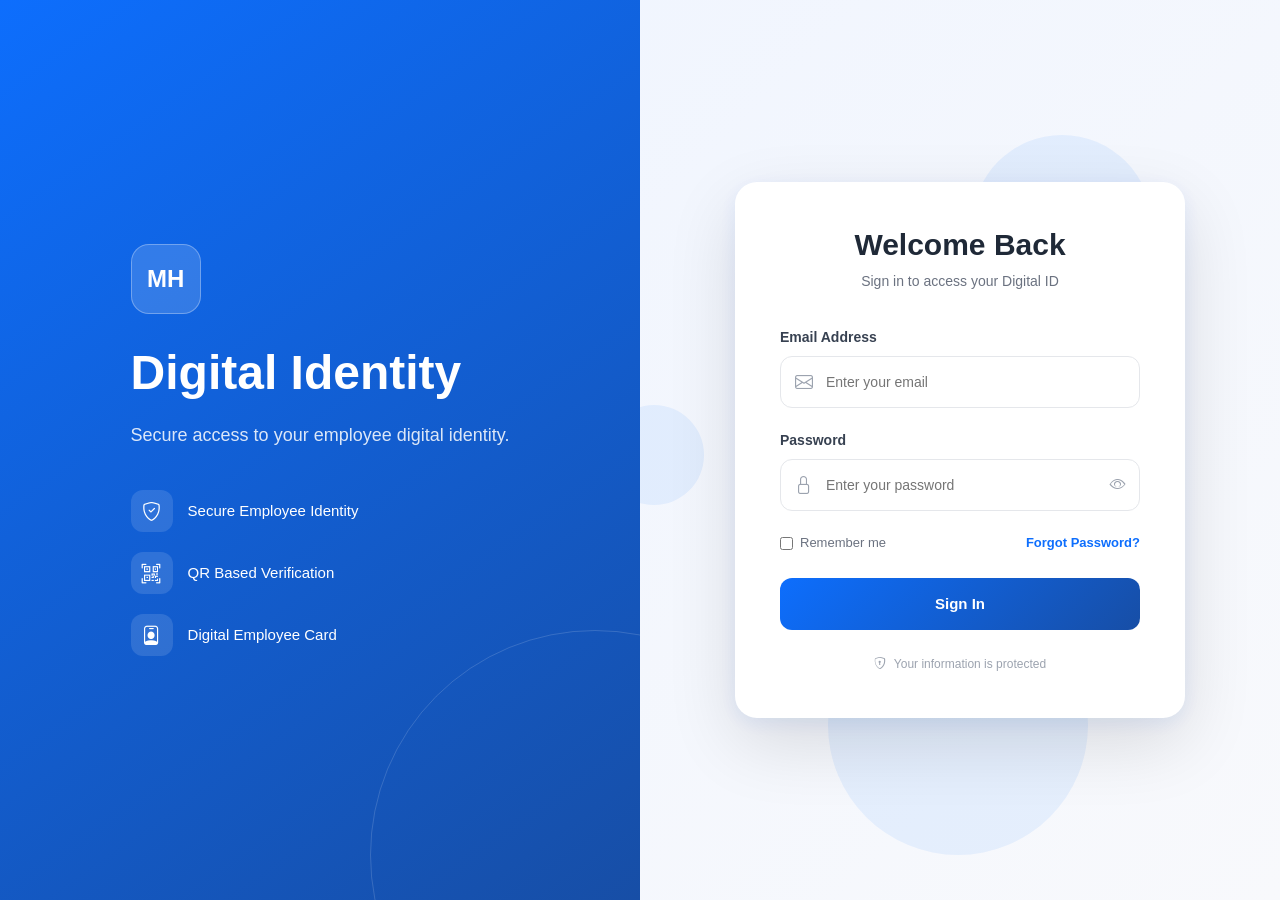
<file: frontend/index.html>
<!DOCTYPE html>
<html lang="en">

<head>

    <meta charset="UTF-8">

    <meta
        name="viewport"
        content="width=device-width, initial-scale=1.0"
    >

    <title>MH Digital ID | Login</title>

    <!-- Bootstrap -->
    <link
        href="https://cdn.jsdelivr.net/npm/bootstrap@5.3.3/dist/css/bootstrap.min.css"
        rel="stylesheet"
    >

    <!-- Bootstrap Icons -->
    <link
        rel="stylesheet"
        href="https://cdn.jsdelivr.net/npm/bootstrap-icons@1.11.3/font/bootstrap-icons.min.css"
    >

    <!-- Custom CSS -->
    <link
        rel="stylesheet"
        href="css/style.css"
    >

</head>


<body>


<!-- Animated Background -->

<div class="background-animation">

    <span></span>
    <span></span>
    <span></span>
    <span></span>
    <span></span>

</div>


<div class="login-wrapper">


    <!-- Left Section -->

    <div class="welcome-section">

        <div class="welcome-content">

            <div class="company-logo">
                MH
            </div>


            <h1>
                Digital Identity
            </h1>


            <p>
                Secure access to your employee
                digital identity.
            </p>


            <div class="feature-list">

                <div class="feature-item">

                    <i class="bi bi-shield-check"></i>

                    <span>
                        Secure Employee Identity
                    </span>

                </div>


                <div class="feature-item">

                    <i class="bi bi-qr-code-scan"></i>

                    <span>
                        QR Based Verification
                    </span>

                </div>


                <div class="feature-item">

                    <i class="bi bi-person-badge"></i>

                    <span>
                        Digital Employee Card
                    </span>

                </div>

            </div>

        </div>

    </div>


    <!-- Login Section -->

    <div class="login-section">


        <div class="login-card">


            <!-- Header -->

            <div class="login-header">

                <div class="mobile-logo">
                    MH
                </div>

                <h2>
                    Welcome Back
                </h2>

                <p>
                    Sign in to access your Digital ID
                </p>

            </div>


            <!-- Login Form -->

            <form id="loginForm">


                <!-- Email -->

                <div class="input-group-custom">

                    <label for="email">
                        Email Address
                    </label>

                    <div class="input-wrapper">

                        <i class="bi bi-envelope"></i>

                        <input
                            type="email"
                            id="email"
                            placeholder="Enter your email"
                            required
                        >

                    </div>

                </div>


                <!-- Password -->

                <div class="input-group-custom">

                    <label for="password">
                        Password
                    </label>

                    <div class="input-wrapper">

                        <i class="bi bi-lock"></i>

                        <input
                            type="password"
                            id="password"
                            placeholder="Enter your password"
                            required
                        >

                        <button
                            type="button"
                            id="togglePassword"
                            class="password-toggle"
                        >

                            <i
                                class="bi bi-eye"
                                id="eyeIcon"
                            ></i>

                        </button>

                    </div>

                </div>


                <!-- Remember -->

                <div class="login-options">

                    <label class="remember-me">

                        <input
                            type="checkbox"
                            id="rememberMe"
                        >

                        <span>
                            Remember me
                        </span>

                    </label>


                    <a href="#">
                        Forgot Password?
                    </a>

                </div>


                <!-- Error / Success -->

                <div
                    id="loginMessage"
                    class="login-message"
                ></div>


                <!-- Login Button -->

                <button
                    type="submit"
                    id="loginButton"
                    class="login-button"
                >

                    <span id="buttonText">
                        Sign In
                    </span>

                    <span
                        id="buttonLoader"
                        class="spinner-border spinner-border-sm d-none"
                    ></span>

                </button>


            </form>


            <div class="security-note">

                <i class="bi bi-shield-lock"></i>

                <span>
                    Your information is protected
                </span>

            </div>


        </div>

    </div>

</div>


<script src="js/script.js"></script>

</body>

</html>
</file>
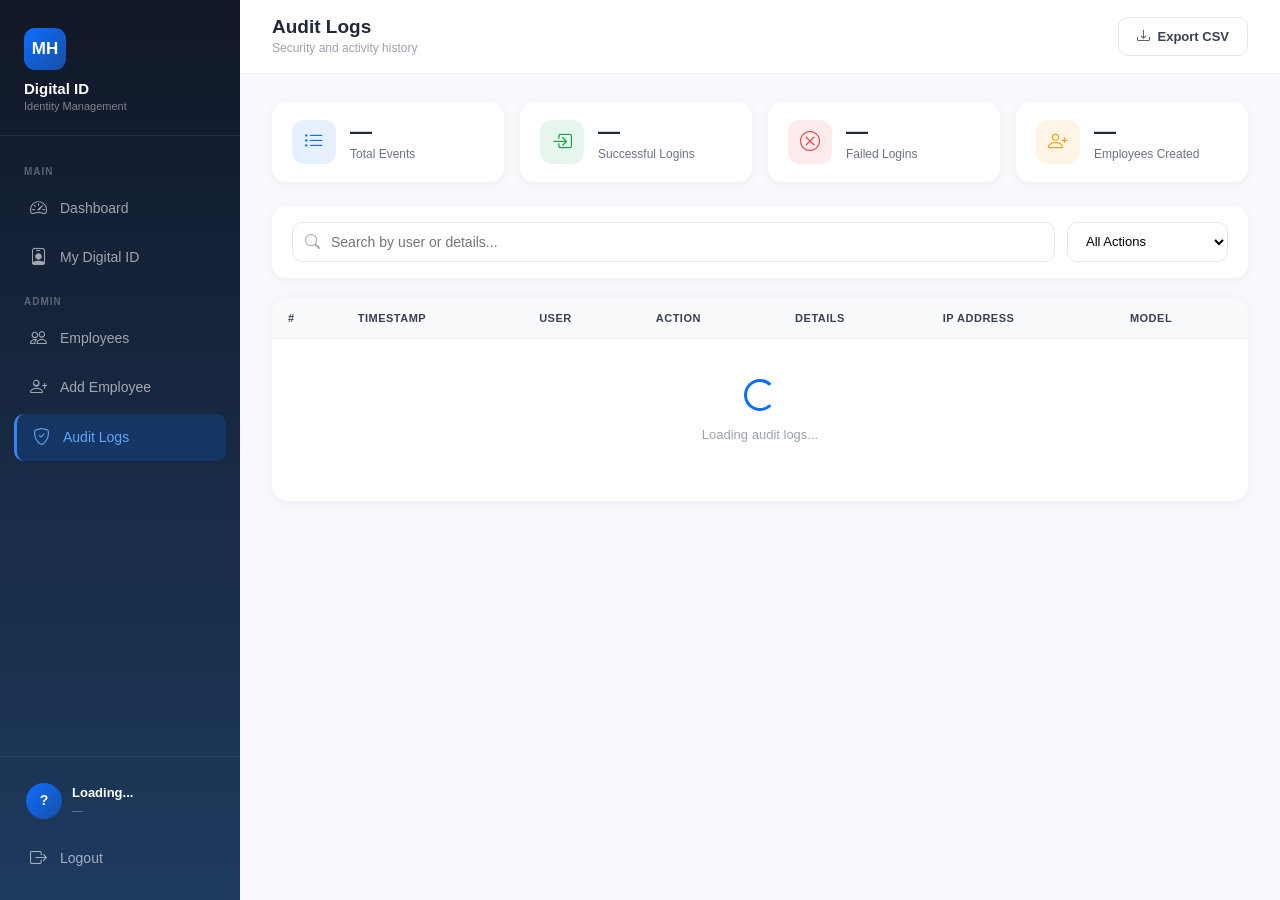
<file: frontend/admin-audit.html>
<!DOCTYPE html>
<html lang="en">
<head>
    <meta charset="UTF-8">
    <meta name="viewport" content="width=device-width, initial-scale=1.0">
    <title>MH Digital ID | Audit Logs</title>
    <link href="https://cdn.jsdelivr.net/npm/bootstrap@5.3.3/dist/css/bootstrap.min.css" rel="stylesheet">
    <link rel="stylesheet" href="https://cdn.jsdelivr.net/npm/bootstrap-icons@1.11.3/font/bootstrap-icons.min.css">
    <link rel="stylesheet" href="css/style.css">
    <style>
        body { background:#f8f9fc; font-family:Arial,sans-serif; }
        .sidebar {
            position:fixed; top:0; left:0; width:240px; height:100vh;
            background:linear-gradient(180deg,#111827 0%,#1e3a5f 100%);
            display:flex; flex-direction:column; z-index:100;
        }
        .sidebar-logo { padding:28px 24px 20px; border-bottom:1px solid rgba(255,255,255,0.08); }
        .sidebar-logo .logo-box {
            width:42px; height:42px; background:linear-gradient(135deg,#0d6efd,#174ea6);
            border-radius:11px; display:flex; align-items:center; justify-content:center;
            color:#fff; font-weight:700; font-size:17px; margin-bottom:10px;
        }
        .sidebar-logo h2 { color:#fff; font-size:15px; font-weight:700; margin:0; }
        .sidebar-logo p  { color:rgba(255,255,255,0.45); font-size:11px; margin:0; }
        .sidebar-nav { padding:18px 14px; flex:1; overflow-y:auto; }
        .nav-label { font-size:10px; font-weight:700; letter-spacing:1px; color:rgba(255,255,255,0.3); text-transform:uppercase; padding:10px 10px 6px; }
        .nav-item {
            display:flex; align-items:center; gap:12px; padding:11px 14px;
            border-radius:10px; color:rgba(255,255,255,0.6); font-size:14px;
            text-decoration:none; transition:0.2s; margin-bottom:2px;
        }
        .nav-item i { font-size:17px; width:20px; text-align:center; }
        .nav-item:hover { background:rgba(255,255,255,0.07); color:#fff; }
        .nav-item.active { background:rgba(13,110,253,0.18); color:#60a5fa; border-left:3px solid #3b82f6; }
        .sidebar-footer { padding:16px 14px; border-top:1px solid rgba(255,255,255,0.08); }
        .user-mini { display:flex; align-items:center; gap:10px; padding:10px 12px; border-radius:10px; cursor:pointer; }
        .user-avatar { width:36px; height:36px; border-radius:50%; background:linear-gradient(135deg,#0d6efd,#174ea6); display:flex; align-items:center; justify-content:center; color:#fff; font-size:14px; font-weight:700; flex-shrink:0; }
        .user-name { color:#fff; font-size:13px; font-weight:600; }
        .user-role { color:rgba(255,255,255,0.4); font-size:11px; }

        .main-content { margin-left:240px; min-height:100vh; }
        .topbar {
            background:#fff; border-bottom:1px solid #f1f3f5;
            padding:16px 32px; display:flex; align-items:center;
            justify-content:space-between; position:sticky; top:0; z-index:50;
        }
        .topbar h3 { font-size:19px; font-weight:700; color:#1f2937; margin:0; }
        .page-body { padding:28px 32px; }

        /* Stats row */
        .audit-stats { display:grid; grid-template-columns:repeat(4,1fr); gap:16px; margin-bottom:24px; }
        .astat {
            background:#fff; border-radius:14px; padding:18px 20px;
            box-shadow:0 2px 10px rgba(0,0,0,0.05);
            display:flex; align-items:center; gap:14px;
        }
        .astat-icon { width:44px; height:44px; border-radius:12px; display:flex; align-items:center; justify-content:center; font-size:20px; flex-shrink:0; }
        .astat-icon.blue  { background:rgba(13,110,253,0.1); color:#0d6efd; }
        .astat-icon.green { background:rgba(22,163,74,0.1);  color:#16a34a; }
        .astat-icon.red   { background:rgba(239,68,68,0.1);  color:#ef4444; }
        .astat-icon.amber { background:rgba(245,158,11,0.1); color:#f59e0b; }
        .astat-num { font-size:22px; font-weight:700; color:#1f2937; line-height:1; }
        .astat-lbl { font-size:12px; color:#6b7280; margin-top:2px; }

        /* Filter bar */
        .filter-bar {
            background:#fff; border-radius:14px; padding:16px 20px;
            box-shadow:0 2px 10px rgba(0,0,0,0.05);
            display:flex; align-items:center; gap:12px; flex-wrap:wrap; margin-bottom:20px;
        }
        .search-box { flex:1; min-width:200px; position:relative; }
        .search-box i { position:absolute; left:13px; top:50%; transform:translateY(-50%); color:#9ca3af; font-size:15px; }
        .search-box input {
            width:100%; height:40px; border:1.5px solid #e5e7eb; border-radius:10px;
            padding:0 14px 0 38px; font-size:14px; outline:none; transition:0.3s;
        }
        .search-box input:focus { border-color:#0d6efd; box-shadow:0 0 0 3px rgba(13,110,253,0.08); }
        .filter-sel {
            height:40px; border:1.5px solid #e5e7eb; border-radius:10px;
            padding:0 14px; font-size:13px; outline:none; cursor:pointer; background:#fff; min-width:150px; transition:0.3s;
        }
        .filter-sel:focus { border-color:#0d6efd; }
        .btn-export {
            display:flex; align-items:center; gap:7px; padding:9px 18px;
            border:1.5px solid #e5e7eb; border-radius:10px; background:#fff;
            font-size:13px; font-weight:600; color:#374151; cursor:pointer; transition:0.2s;
        }
        .btn-export:hover { border-color:#0d6efd; color:#0d6efd; }

        /* Table */
        .table-card { background:#fff; border-radius:16px; box-shadow:0 2px 12px rgba(0,0,0,0.05); overflow:hidden; }
        .table-card table { width:100%; border-collapse:collapse; }
        .table-card thead th {
            background:#f9fafb; padding:12px 16px;
            font-size:11px; font-weight:700; color:#374151;
            text-transform:uppercase; letter-spacing:0.5px;
            border-bottom:1px solid #f1f3f5; white-space:nowrap;
        }
        .table-card tbody tr { transition:0.15s; }
        .table-card tbody tr:hover { background:#fafafa; }
        .table-card tbody td { padding:12px 16px; border-bottom:1px solid #f9fafb; font-size:13px; color:#374151; vertical-align:middle; }
        .table-card tbody tr:last-child td { border-bottom:none; }

        .action-badge {
            padding:4px 10px; border-radius:20px; font-size:11px; font-weight:700;
            white-space:nowrap; display:inline-block;
        }
        .action-badge.LOGIN_SUCCESS    { background:rgba(22,163,74,0.1);  color:#16a34a; }
        .action-badge.LOGIN_FAILED     { background:rgba(239,68,68,0.1);  color:#ef4444; }
        .action-badge.LOGOUT           { background:rgba(107,114,128,0.1);color:#6b7280; }
        .action-badge.EMPLOYEE_CREATED { background:rgba(13,110,253,0.1); color:#0d6efd; }
        .action-badge.EMPLOYEE_UPDATED { background:rgba(245,158,11,0.1); color:#f59e0b; }
        .action-badge.INTEGRATION_SYNC { background:rgba(99,102,241,0.1); color:#6366f1; }
        .action-badge.default          { background:rgba(107,114,128,0.1);color:#6b7280; }

        .user-cell { display:flex; align-items:center; gap:8px; }
        .user-dot {
            width:28px; height:28px; border-radius:50%;
            background:linear-gradient(135deg,#0d6efd,#174ea6);
            display:flex; align-items:center; justify-content:center;
            color:#fff; font-size:11px; font-weight:700; flex-shrink:0;
        }

        /* Pagination */
        .pagination-row {
            display:flex; align-items:center; justify-content:space-between;
            padding:14px 20px; border-top:1px solid #f1f3f5; flex-wrap:wrap; gap:10px;
        }
        .pagination-info { font-size:13px; color:#9ca3af; }
        .pagination-btns { display:flex; gap:5px; }
        .pg-btn {
            height:32px; padding:0 12px; border:1.5px solid #e5e7eb;
            border-radius:7px; background:#fff; font-size:13px; color:#374151; cursor:pointer; transition:0.2s;
        }
        .pg-btn:hover:not(:disabled) { border-color:#0d6efd; color:#0d6efd; }
        .pg-btn.active { background:#0d6efd; border-color:#0d6efd; color:#fff; }
        .pg-btn:disabled { opacity:0.4; cursor:not-allowed; }

        @media (max-width:992px) { .sidebar{transform:translateX(-240px);} .sidebar.open{transform:translateX(0);} .main-content{margin-left:0;} }
        @media (max-width:768px) { .audit-stats{grid-template-columns:1fr 1fr;} .page-body{padding:16px;} }
        @media (max-width:480px) { .audit-stats{grid-template-columns:1fr;} }
    </style>
</head>
<body>

<!-- Sidebar -->
<nav class="sidebar" id="sidebar">
    <div class="sidebar-logo">
        <div class="logo-box">MH</div>
        <h2>Digital ID</h2>
        <p>Identity Management</p>
    </div>
    <div class="sidebar-nav">
        <div class="nav-label">Main</div>
        <a href="dashboard.html" class="nav-item"><i class="bi bi-speedometer2"></i> Dashboard</a>
        <a href="digital-id.html" class="nav-item"><i class="bi bi-person-badge"></i> My Digital ID</a>
        <div class="nav-label">Admin</div>
        <a href="admin-employees.html" class="nav-item"><i class="bi bi-people"></i> Employees</a>
        <a href="register.html" class="nav-item"><i class="bi bi-person-plus"></i> Add Employee</a>
        <a href="admin-audit.html" class="nav-item active"><i class="bi bi-shield-check"></i> Audit Logs</a>
    </div>
    <div class="sidebar-footer">
        <div class="user-mini">
            <div class="user-avatar" id="sidebarAvatar">?</div>
            <div>
                <div class="user-name" id="sidebarName">Loading...</div>
                <div class="user-role" id="sidebarRole">—</div>
            </div>
        </div>
        <a href="#" onclick="doLogout()" class="nav-item" style="margin-top:6px;">
            <i class="bi bi-box-arrow-right"></i> Logout
        </a>
    </div>
</nav>

<!-- Main -->
<div class="main-content">
    <div class="topbar">
        <div style="display:flex;align-items:center;gap:12px;">
            <button class="btn d-lg-none p-0" onclick="document.getElementById('sidebar').classList.toggle('open')">
                <i class="bi bi-list fs-5"></i>
            </button>
            <div>
                <h3>Audit Logs</h3>
                <div style="font-size:12px;color:#9ca3af;">Security and activity history</div>
            </div>
        </div>
        <button class="btn-export" onclick="exportCSV()">
            <i class="bi bi-download"></i> Export CSV
        </button>
    </div>

    <div class="page-body">

        <!-- Stats -->
        <div class="audit-stats">
            <div class="astat">
                <div class="astat-icon blue"><i class="bi bi-list-ul"></i></div>
                <div><div class="astat-num" id="statTotal">—</div><div class="astat-lbl">Total Events</div></div>
            </div>
            <div class="astat">
                <div class="astat-icon green"><i class="bi bi-box-arrow-in-right"></i></div>
                <div><div class="astat-num" id="statLogins">—</div><div class="astat-lbl">Successful Logins</div></div>
            </div>
            <div class="astat">
                <div class="astat-icon red"><i class="bi bi-x-circle"></i></div>
                <div><div class="astat-num" id="statFailed">—</div><div class="astat-lbl">Failed Logins</div></div>
            </div>
            <div class="astat">
                <div class="astat-icon amber"><i class="bi bi-person-plus"></i></div>
                <div><div class="astat-num" id="statCreated">—</div><div class="astat-lbl">Employees Created</div></div>
            </div>
        </div>

        <!-- Filters -->
        <div class="filter-bar">
            <div class="search-box">
                <i class="bi bi-search"></i>
                <input type="text" id="searchInput" placeholder="Search by user or details..." oninput="onSearch()">
            </div>
            <select class="filter-sel" id="actionFilter" onchange="loadLogs(1)">
                <option value="">All Actions</option>
                <option value="LOGIN_SUCCESS">Login Success</option>
                <option value="LOGIN_FAILED">Login Failed</option>
                <option value="LOGOUT">Logout</option>
                <option value="EMPLOYEE_CREATED">Employee Created</option>
                <option value="EMPLOYEE_UPDATED">Employee Updated</option>
                <option value="INTEGRATION_SYNC">Integration Sync</option>
            </select>
        </div>

        <!-- Table -->
        <div class="table-card">
            <table>
                <thead>
                    <tr>
                        <th>#</th>
                        <th>Timestamp</th>
                        <th>User</th>
                        <th>Action</th>
                        <th>Details</th>
                        <th>IP Address</th>
                        <th>Model</th>
                    </tr>
                </thead>
                <tbody id="logsBody">
                    <tr><td colspan="7" style="text-align:center;padding:40px;color:#9ca3af;">
                        <div class="spinner-border text-primary"></div>
                        <p style="margin-top:10px;">Loading audit logs...</p>
                    </td></tr>
                </tbody>
            </table>
            <div class="pagination-row" id="paginationRow" style="display:none;">
                <div class="pagination-info" id="paginationInfo">—</div>
                <div class="pagination-btns" id="paginationBtns"></div>
            </div>
        </div>

    </div>
</div>

<script>
const API = 'http://127.0.0.1:8000/api';
let currentPage = 1, totalPages = 1, totalCount = 0;
let searchTimer = null;
let allLogs = [];

async function init() {
    const r = await fetch(`${API}/auth/me/`, { credentials:'include' });
    if (!r.ok) { window.location.href = 'index.html'; return; }
    const d = await r.json();
    if (!d.user || d.user.role === 'employee') { window.location.href = 'dashboard.html'; return; }

    document.getElementById('sidebarAvatar').textContent = (d.user.name||d.user.email).charAt(0).toUpperCase();
    document.getElementById('sidebarName').textContent   = d.user.name || d.user.email;
    document.getElementById('sidebarRole').textContent   = {superadmin:'Super Admin',admin:'HR / Admin',employee:'Employee'}[d.user.role]||d.user.role;

    loadStats();
    loadLogs(1);
}

async function loadStats() {
    try {
        // Total
        const r = await fetch(`${API}/audit-logs/?page_size=1`, { credentials:'include' });
        if (!r.ok) return;
        const d = await r.json();
        document.getElementById('statTotal').textContent = d.total || 0;

        // Logins
        const r2 = await fetch(`${API}/audit-logs/?action=LOGIN_SUCCESS&page_size=1`, { credentials:'include' });
        if (r2.ok) { const d2 = await r2.json(); document.getElementById('statLogins').textContent = d2.total || 0; }

        // Failed
        const r3 = await fetch(`${API}/audit-logs/?action=LOGIN_FAILED&page_size=1`, { credentials:'include' });
        if (r3.ok) { const d3 = await r3.json(); document.getElementById('statFailed').textContent = d3.total || 0; }

        // Created
        const r4 = await fetch(`${API}/audit-logs/?action=EMPLOYEE_CREATED&page_size=1`, { credentials:'include' });
        if (r4.ok) { const d4 = await r4.json(); document.getElementById('statCreated').textContent = d4.total || 0; }
    } catch {}
}

async function loadLogs(page) {
    currentPage = page;
    const search = document.getElementById('searchInput').value.trim();
    const action = document.getElementById('actionFilter').value;

    let url = `${API}/audit-logs/?page=${page}&page_size=20`;
    if (search) url += `&search=${encodeURIComponent(search)}`;
    if (action) url += `&action=${action}`;

    const tbody = document.getElementById('logsBody');
    tbody.innerHTML = `<tr><td colspan="7" style="text-align:center;padding:24px;color:#9ca3af;">
        <div class="spinner-border spinner-border-sm text-primary"></div> Loading...</td></tr>`;

    try {
        const res = await fetch(url, { credentials:'include' });
        const d   = await res.json();
        totalPages = d.pages || 1; totalCount = d.total || 0;
        allLogs = d.logs || [];
        renderTable(allLogs);
        renderPagination();
    } catch {
        tbody.innerHTML = `<tr><td colspan="7" style="text-align:center;padding:30px;color:#ef4444;">
            Failed to load logs. Make sure you are logged in as HR/Admin.</td></tr>`;
    }
}

function renderTable(logs) {
    const tbody = document.getElementById('logsBody');
    if (!logs.length) {
        tbody.innerHTML = `<tr><td colspan="7" style="text-align:center;padding:40px;color:#9ca3af;">
            <i class="bi bi-shield" style="font-size:32px;display:block;margin-bottom:8px;"></i>
            No audit logs found.</td></tr>`;
        return;
    }
    tbody.innerHTML = logs.map((log, i) => {
        const ac = log.action;
        const badgeCls = ['LOGIN_SUCCESS','LOGIN_FAILED','LOGOUT','EMPLOYEE_CREATED','EMPLOYEE_UPDATED','INTEGRATION_SYNC'].includes(ac) ? ac : 'default';
        const initials = log.user ? log.user.charAt(0).toUpperCase() : 'S';
        return `
        <tr>
            <td style="color:#9ca3af;font-size:12px;">${log.id}</td>
            <td style="white-space:nowrap;">
                <div style="font-size:13px;font-weight:600;color:#1f2937;">${formatDateTime(log.timestamp)}</div>
            </td>
            <td>
                <div class="user-cell">
                    <div class="user-dot">${initials}</div>
                    <div style="font-size:12px;color:#374151;max-width:140px;overflow:hidden;text-overflow:ellipsis;white-space:nowrap;">${log.user}</div>
                </div>
            </td>
            <td><span class="action-badge ${badgeCls}">${ac.replace(/_/g,' ')}</span></td>
            <td style="max-width:220px;overflow:hidden;text-overflow:ellipsis;white-space:nowrap;font-size:12px;color:#6b7280;"
                title="${log.details}">${log.details || '—'}</td>
            <td style="font-family:monospace;font-size:12px;color:#6b7280;">${log.ip_address || '—'}</td>
            <td style="font-size:12px;color:#9ca3af;">${log.model_name || '—'}</td>
        </tr>`;
    }).join('');
}

function renderPagination() {
    const row  = document.getElementById('paginationRow');
    const info = document.getElementById('paginationInfo');
    const btns = document.getElementById('paginationBtns');
    row.style.display = 'flex';
    info.textContent  = `Page ${currentPage} of ${totalPages} (${totalCount} total events)`;

    let html = `<button class="pg-btn" onclick="loadLogs(${currentPage-1})" ${currentPage===1?'disabled':''}>‹</button>`;
    const start = Math.max(1,currentPage-2), end = Math.min(totalPages,start+4);
    for (let i=start; i<=end; i++) {
        html += `<button class="pg-btn ${i===currentPage?'active':''}" onclick="loadLogs(${i})">${i}</button>`;
    }
    html += `<button class="pg-btn" onclick="loadLogs(${currentPage+1})" ${currentPage===totalPages?'disabled':''}>›</button>`;
    btns.innerHTML = html;
}

function onSearch() {
    clearTimeout(searchTimer);
    searchTimer = setTimeout(() => loadLogs(1), 400);
}

function exportCSV() {
    if (!allLogs.length) { alert('No logs to export.'); return; }
    const headers = ['ID','Timestamp','User','Action','Details','IP Address','Model'];
    const rows = allLogs.map(l => [
        l.id, l.timestamp, l.user, l.action, `"${(l.details||'').replace(/"/g,"'")}"`, l.ip_address||'', l.model_name||''
    ]);
    const csv = [headers, ...rows].map(r => r.join(',')).join('\n');
    const blob = new Blob([csv], { type:'text/csv' });
    const a = document.createElement('a');
    a.href = URL.createObjectURL(blob);
    a.download = `audit_logs_${new Date().toISOString().slice(0,10)}.csv`;
    a.click();
}

function formatDateTime(iso) {
    if (!iso) return '—';
    const d = new Date(iso);
    return d.toLocaleString('en-IN', { day:'2-digit', month:'short', year:'numeric', hour:'2-digit', minute:'2-digit' });
}

async function doLogout() {
    await fetch(`${API}/auth/logout/`, { method:'POST', credentials:'include' });
    window.location.href = 'index.html';
}

init();
</script>
</body>
</html>
</file>
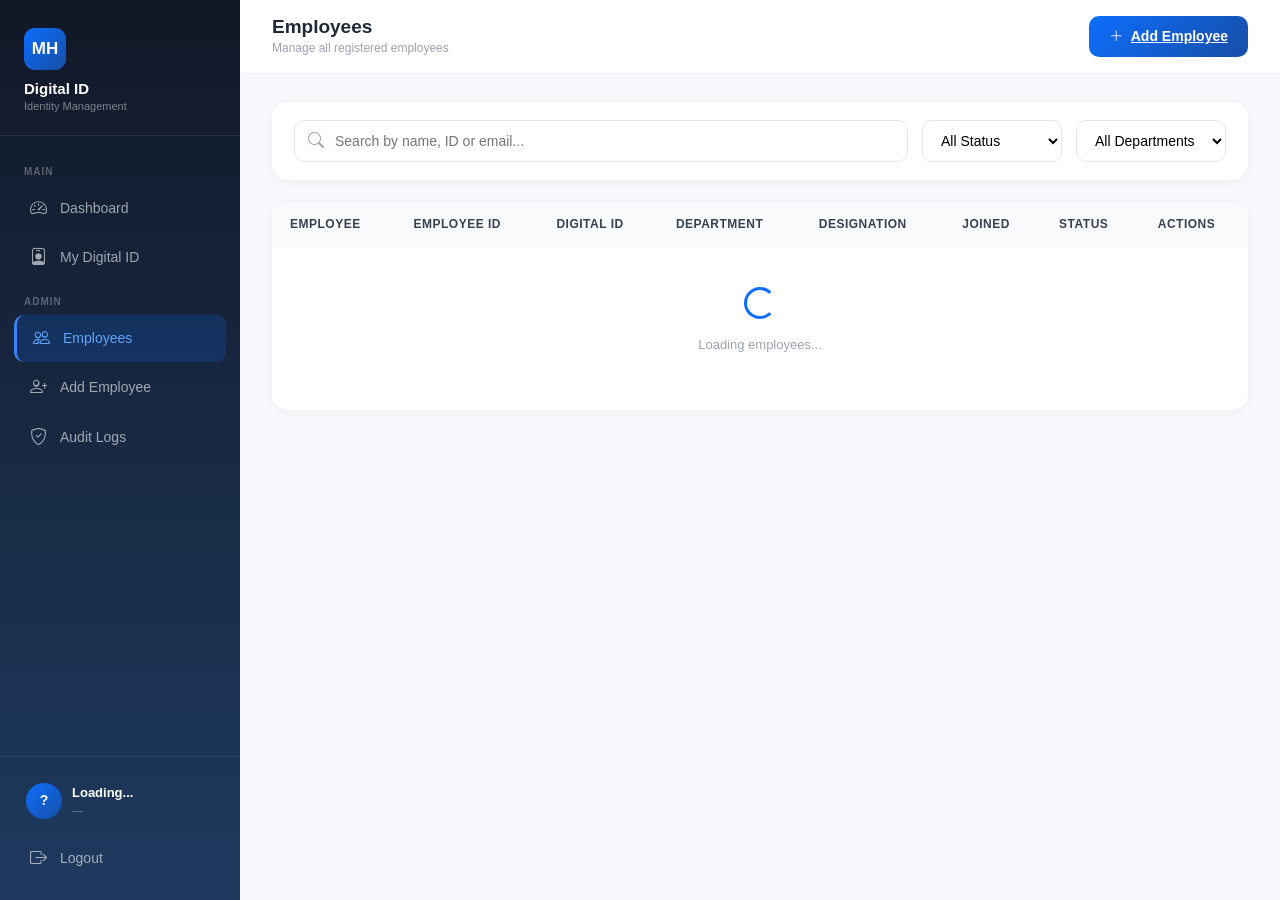
<file: frontend/admin-employees.html>
<!DOCTYPE html>
<html lang="en">
<head>
    <meta charset="UTF-8">
    <meta name="viewport" content="width=device-width, initial-scale=1.0">
    <title>MH Digital ID | Manage Employees</title>
    <link href="https://cdn.jsdelivr.net/npm/bootstrap@5.3.3/dist/css/bootstrap.min.css" rel="stylesheet">
    <link rel="stylesheet" href="https://cdn.jsdelivr.net/npm/bootstrap-icons@1.11.3/font/bootstrap-icons.min.css">
    <link rel="stylesheet" href="css/style.css">
    <style>
        body { background: #f8f9fc; font-family: Arial, sans-serif; }

        /* Sidebar — same as dashboard */
        .sidebar {
            position: fixed; top: 0; left: 0;
            width: 240px; height: 100vh;
            background: linear-gradient(180deg,#111827 0%,#1e3a5f 100%);
            display: flex; flex-direction: column; z-index: 100;
        }
        .sidebar-logo { padding: 28px 24px 20px; border-bottom: 1px solid rgba(255,255,255,0.08); }
        .sidebar-logo .logo-box {
            width: 42px; height: 42px;
            background: linear-gradient(135deg,#0d6efd,#174ea6); border-radius: 11px;
            display: flex; align-items: center; justify-content: center;
            color: #fff; font-weight: 700; font-size: 17px; margin-bottom: 10px;
        }
        .sidebar-logo h2 { color:#fff; font-size:15px; font-weight:700; margin:0; }
        .sidebar-logo p  { color:rgba(255,255,255,0.45); font-size:11px; margin:0; }
        .sidebar-nav { padding: 18px 14px; flex: 1; overflow-y: auto; }
        .nav-label { font-size:10px; font-weight:700; letter-spacing:1px; color:rgba(255,255,255,0.3); text-transform:uppercase; padding:10px 10px 6px; }
        .nav-item {
            display:flex; align-items:center; gap:12px; padding:11px 14px;
            border-radius:10px; color:rgba(255,255,255,0.6); font-size:14px;
            text-decoration:none; cursor:pointer; transition:0.2s; margin-bottom:2px;
        }
        .nav-item i { font-size:17px; width:20px; text-align:center; }
        .nav-item:hover { background:rgba(255,255,255,0.07); color:#fff; }
        .nav-item.active { background:rgba(13,110,253,0.18); color:#60a5fa; border-left:3px solid #3b82f6; }
        .sidebar-footer { padding:16px 14px; border-top:1px solid rgba(255,255,255,0.08); }
        .user-mini { display:flex; align-items:center; gap:10px; padding:10px 12px; border-radius:10px; cursor:pointer; }
        .user-avatar { width:36px; height:36px; border-radius:50%; background:linear-gradient(135deg,#0d6efd,#174ea6); display:flex; align-items:center; justify-content:center; color:#fff; font-size:14px; font-weight:700; flex-shrink:0; }
        .user-name { color:#fff; font-size:13px; font-weight:600; }
        .user-role { color:rgba(255,255,255,0.4); font-size:11px; }

        .main-content { margin-left: 240px; min-height: 100vh; }
        .topbar {
            background:#fff; border-bottom:1px solid #f1f3f5;
            padding:16px 32px; display:flex; align-items:center;
            justify-content:space-between; position:sticky; top:0; z-index:50;
        }
        .topbar h3 { font-size:19px; font-weight:700; color:#1f2937; margin:0; }
        .page-body { padding: 28px 32px; }

        /* Search & filters bar */
        .filter-bar {
            background: #fff; border-radius: 16px; padding: 18px 22px;
            box-shadow: 0 2px 12px rgba(0,0,0,0.05);
            display: flex; align-items: center; gap: 14px; flex-wrap: wrap;
            margin-bottom: 22px;
        }
        .search-box {
            flex: 1; min-width: 200px; position: relative;
        }
        .search-box i {
            position: absolute; left: 14px; top: 50%;
            transform: translateY(-50%); color: #9ca3af; font-size: 16px;
        }
        .search-box input {
            width: 100%; height: 42px; border: 1.5px solid #e5e7eb;
            border-radius: 10px; padding: 0 14px 0 40px;
            font-size: 14px; outline: none; transition: 0.3s;
        }
        .search-box input:focus { border-color: #0d6efd; box-shadow: 0 0 0 3px rgba(13,110,253,0.08); }
        .filter-select {
            height: 42px; border: 1.5px solid #e5e7eb;
            border-radius: 10px; padding: 0 14px; font-size: 14px;
            outline: none; cursor: pointer; background: #fff; min-width: 140px;
            transition: 0.3s;
        }
        .filter-select:focus { border-color: #0d6efd; }
        .btn-add {
            display: flex; align-items: center; gap: 8px;
            padding: 10px 20px; border: none;
            border-radius: 10px; background: linear-gradient(135deg,#0d6efd,#174ea6);
            color: #fff; font-size: 14px; font-weight: 600;
            cursor: pointer; transition: 0.2s; white-space: nowrap;
        }
        .btn-add:hover { transform: translateY(-1px); box-shadow: 0 6px 16px rgba(13,110,253,0.3); }

        /* Table */
        .table-card {
            background: #fff; border-radius: 16px;
            box-shadow: 0 2px 12px rgba(0,0,0,0.05); overflow: hidden;
        }
        .table-card table { width: 100%; border-collapse: collapse; }
        .table-card thead th {
            background: #f9fafb; padding: 13px 18px;
            font-size: 12px; font-weight: 700; color: #374151;
            text-transform: uppercase; letter-spacing: 0.5px;
            border-bottom: 1px solid #f1f3f5; white-space: nowrap;
        }
        .table-card tbody tr { transition: 0.15s; }
        .table-card tbody tr:hover { background: #fafafa; }
        .table-card tbody td {
            padding: 14px 18px; border-bottom: 1px solid #f9fafb;
            font-size: 13px; color: #374151; vertical-align: middle;
        }
        .table-card tbody tr:last-child td { border-bottom: none; }

        .emp-cell { display: flex; align-items: center; gap: 12px; }
        .emp-thumb {
            width: 38px; height: 38px; border-radius: 50%;
            background: linear-gradient(135deg,#0d6efd,#174ea6);
            display: flex; align-items: center; justify-content: center;
            color: #fff; font-size: 13px; font-weight: 700; flex-shrink: 0;
            overflow: hidden;
        }
        .emp-thumb img { width:100%; height:100%; object-fit:cover; }
        .emp-name { font-weight: 600; color: #1f2937; font-size: 13px; }
        .emp-email { font-size: 12px; color: #9ca3af; margin-top: 1px; }

        .badge-status {
            padding: 4px 10px; border-radius: 20px;
            font-size: 11px; font-weight: 700; letter-spacing: 0.3px;
        }
        .badge-status.active    { background:rgba(22,163,74,0.1);  color:#16a34a; }
        .badge-status.inactive  { background:rgba(239,68,68,0.1);  color:#ef4444; }
        .badge-status.suspended { background:rgba(245,158,11,0.1); color:#f59e0b; }
        .badge-status.terminated{ background:rgba(107,114,128,0.1);color:#6b7280; }

        .digital-id-chip {
            background: rgba(13,110,253,0.08); color: #0d6efd;
            padding: 3px 10px; border-radius: 6px;
            font-size: 12px; font-weight: 600; font-family: monospace;
        }

        .action-btns { display: flex; gap: 6px; }
        .act-btn {
            width: 32px; height: 32px; border-radius: 8px;
            border: 1.5px solid #e5e7eb; background: #fff;
            display: flex; align-items: center; justify-content: center;
            color: #6b7280; cursor: pointer; transition: 0.2s; font-size: 14px;
        }
        .act-btn:hover.view   { border-color: #0d6efd; color: #0d6efd; background: rgba(13,110,253,0.05); }
        .act-btn:hover.edit   { border-color: #f59e0b; color: #f59e0b; background: rgba(245,158,11,0.05); }
        .act-btn:hover.toggle { border-color: #ef4444; color: #ef4444; background: rgba(239,68,68,0.05); }

        /* Pagination */
        .pagination-row {
            display: flex; align-items: center; justify-content: space-between;
            padding: 16px 22px; border-top: 1px solid #f1f3f5;
            flex-wrap: wrap; gap: 10px;
        }
        .pagination-info { font-size: 13px; color: #9ca3af; }
        .pagination-btns { display: flex; gap: 6px; }
        .pg-btn {
            height: 34px; padding: 0 14px; border: 1.5px solid #e5e7eb;
            border-radius: 8px; background: #fff; font-size: 13px;
            color: #374151; cursor: pointer; transition: 0.2s;
        }
        .pg-btn:hover:not(:disabled) { border-color: #0d6efd; color: #0d6efd; }
        .pg-btn.active { background: #0d6efd; border-color: #0d6efd; color: #fff; }
        .pg-btn:disabled { opacity: 0.4; cursor: not-allowed; }

        /* Modal */
        .modal-overlay {
            position: fixed; inset: 0;
            background: rgba(0,0,0,0.45); z-index: 200;
            display: flex; align-items: center; justify-content: center;
            padding: 20px; display: none;
        }
        .modal-overlay.open { display: flex; }
        .modal-box {
            background: #fff; border-radius: 20px;
            padding: 32px; width: 100%; max-width: 540px;
            max-height: 90vh; overflow-y: auto;
            animation: cardAppear 0.3s ease forwards;
        }
        @keyframes cardAppear { from{opacity:0;transform:translateY(20px)}to{opacity:1;transform:translateY(0)} }
        .modal-header { display:flex;align-items:center;justify-content:space-between;margin-bottom:24px; }
        .modal-header h4 { font-size:18px;font-weight:700;color:#1f2937;margin:0; }
        .modal-close { width:34px;height:34px;border:none;background:#f3f4f6;border-radius:8px;cursor:pointer;font-size:16px;color:#6b7280; }
        .field-label { font-size:13px;font-weight:600;color:#374151;margin-bottom:6px;display:block; }
        .field-input {
            width:100%;height:44px;border:1.5px solid #e5e7eb;border-radius:10px;
            padding:0 14px;font-size:14px;outline:none;transition:0.3s;
        }
        .field-input:focus { border-color:#0d6efd;box-shadow:0 0 0 3px rgba(13,110,253,0.08); }
        select.field-input { cursor:pointer; }
        .modal-footer { display:flex;justify-content:flex-end;gap:10px;margin-top:24px;padding-top:20px;border-top:1px solid #f3f4f6; }
        .btn-cancel { padding:10px 20px;border:1.5px solid #e5e7eb;border-radius:10px;background:#fff;font-size:14px;font-weight:600;color:#374151;cursor:pointer; }
        .btn-save   { padding:10px 24px;border:none;border-radius:10px;background:linear-gradient(135deg,#0d6efd,#174ea6);color:#fff;font-size:14px;font-weight:600;cursor:pointer;display:flex;align-items:center;gap:8px; }

        /* Confirm dialog */
        .confirm-box { text-align: center; }
        .confirm-icon { width:70px;height:70px;border-radius:50%;display:flex;align-items:center;justify-content:center;font-size:32px;margin:0 auto 16px; }
        .confirm-icon.warn { background:rgba(245,158,11,0.1);color:#f59e0b; }
        .confirm-icon.danger { background:rgba(239,68,68,0.1);color:#ef4444; }

        @media (max-width: 992px) { .sidebar { transform:translateX(-240px); } .sidebar.open { transform:translateX(0); } .main-content { margin-left:0; } }
        @media (max-width: 600px) { .page-body { padding:16px; } .topbar { padding:14px 16px; } }
    </style>
</head>
<body>

<!-- Sidebar -->
<nav class="sidebar" id="sidebar">
    <div class="sidebar-logo">
        <div class="logo-box">MH</div>
        <h2>Digital ID</h2>
        <p>Identity Management</p>
    </div>
    <div class="sidebar-nav">
        <div class="nav-label">Main</div>
        <a href="dashboard.html" class="nav-item"><i class="bi bi-speedometer2"></i> Dashboard</a>
        <a href="digital-id.html" class="nav-item"><i class="bi bi-person-badge"></i> My Digital ID</a>
        <div class="nav-label">Admin</div>
        <a href="admin-employees.html" class="nav-item active"><i class="bi bi-people"></i> Employees</a>
        <a href="register.html" class="nav-item"><i class="bi bi-person-plus"></i> Add Employee</a>
        <a href="admin-audit.html" class="nav-item"><i class="bi bi-shield-check"></i> Audit Logs</a>
    </div>
    <div class="sidebar-footer">
        <div class="user-mini">
            <div class="user-avatar" id="sidebarAvatar">?</div>
            <div>
                <div class="user-name" id="sidebarName">Loading...</div>
                <div class="user-role" id="sidebarRole">—</div>
            </div>
        </div>
        <a href="#" onclick="doLogout()" class="nav-item" style="margin-top:6px;">
            <i class="bi bi-box-arrow-right"></i> Logout
        </a>
    </div>
</nav>

<!-- Main -->
<div class="main-content">
    <div class="topbar">
        <div style="display:flex;align-items:center;gap:12px;">
            <button class="btn d-lg-none p-0" onclick="document.getElementById('sidebar').classList.toggle('open')">
                <i class="bi bi-list fs-5"></i>
            </button>
            <div>
                <h3>Employees</h3>
                <div style="font-size:12px;color:#9ca3af;">Manage all registered employees</div>
            </div>
        </div>
        <a href="register.html" class="btn-add">
            <i class="bi bi-plus-lg"></i> Add Employee
        </a>
    </div>

    <div class="page-body">

        <!-- Filter bar -->
        <div class="filter-bar">
            <div class="search-box">
                <i class="bi bi-search"></i>
                <input type="text" id="searchInput" placeholder="Search by name, ID or email..." oninput="onSearch()">
            </div>
            <select class="filter-select" id="statusFilter" onchange="loadEmployees(1)">
                <option value="">All Status</option>
                <option value="active">Active</option>
                <option value="inactive">Inactive</option>
                <option value="suspended">Suspended</option>
                <option value="terminated">Terminated</option>
            </select>
            <select class="filter-select" id="deptFilter" onchange="loadEmployees(1)">
                <option value="">All Departments</option>
            </select>
        </div>

        <!-- Table -->
        <div class="table-card">
            <table>
                <thead>
                    <tr>
                        <th>Employee</th>
                        <th>Employee ID</th>
                        <th>Digital ID</th>
                        <th>Department</th>
                        <th>Designation</th>
                        <th>Joined</th>
                        <th>Status</th>
                        <th>Actions</th>
                    </tr>
                </thead>
                <tbody id="empTableBody">
                    <tr>
                        <td colspan="8" style="text-align:center;padding:40px;color:#9ca3af;">
                            <div class="spinner-border text-primary"></div>
                            <p style="margin-top:12px;">Loading employees...</p>
                        </td>
                    </tr>
                </tbody>
            </table>
            <div class="pagination-row" id="paginationRow" style="display:none;">
                <div class="pagination-info" id="paginationInfo">—</div>
                <div class="pagination-btns" id="paginationBtns"></div>
            </div>
        </div>

    </div>
</div>

<!-- Edit Modal -->
<div class="modal-overlay" id="editModal">
    <div class="modal-box">
        <div class="modal-header">
            <h4><i class="bi bi-pencil me-2" style="color:#0d6efd;"></i>Edit Employee</h4>
            <button class="modal-close" onclick="closeModal('editModal')">×</button>
        </div>
        <input type="hidden" id="editEmpId">
        <div class="row g-3">
            <div class="col-12">
                <label class="field-label">Full Name</label>
                <input class="field-input" id="editFullName" type="text">
            </div>
            <div class="col-6">
                <label class="field-label">Phone</label>
                <input class="field-input" id="editPhone" type="tel">
            </div>
            <div class="col-6">
                <label class="field-label">Employment Type</label>
                <select class="field-input" id="editEmpType">
                    <option value="full_time">Full Time</option>
                    <option value="part_time">Part Time</option>
                    <option value="contract">Contract</option>
                    <option value="intern">Intern</option>
                </select>
            </div>
            <div class="col-6">
                <label class="field-label">Department</label>
                <select class="field-input" id="editDept"></select>
            </div>
            <div class="col-6">
                <label class="field-label">Designation</label>
                <select class="field-input" id="editDesig"></select>
            </div>
            <div class="col-12">
                <label class="field-label">Employment Status</label>
                <select class="field-input" id="editStatus">
                    <option value="active">Active</option>
                    <option value="inactive">Inactive</option>
                    <option value="suspended">Suspended</option>
                    <option value="terminated">Terminated</option>
                </select>
            </div>
            <div class="col-12">
                <label class="field-label">Address</label>
                <textarea class="field-input" id="editAddress" rows="2" style="height:auto;padding:10px 14px;"></textarea>
            </div>
        </div>
        <div id="editMsg" style="margin-top:14px;"></div>
        <div class="modal-footer">
            <button class="btn-cancel" onclick="closeModal('editModal')">Cancel</button>
            <button class="btn-save" onclick="saveEdit()">
                <span id="saveText">Save Changes</span>
                <span id="saveLoader" class="spinner-border spinner-border-sm d-none"></span>
            </button>
        </div>
    </div>
</div>

<!-- View Modal -->
<div class="modal-overlay" id="viewModal">
    <div class="modal-box">
        <div class="modal-header">
            <h4><i class="bi bi-person-lines-fill me-2" style="color:#0d6efd;"></i>Employee Profile</h4>
            <button class="modal-close" onclick="closeModal('viewModal')">×</button>
        </div>
        <div id="viewContent" style="font-size:14px;"></div>
        <div class="modal-footer">
            <button class="btn-cancel" onclick="closeModal('viewModal')">Close</button>
        </div>
    </div>
</div>

<!-- Confirm Modal -->
<div class="modal-overlay" id="confirmModal">
    <div class="modal-box" style="max-width:400px;">
        <div class="confirm-box">
            <div class="confirm-icon warn" id="confirmIcon"><i class="bi bi-exclamation-triangle"></i></div>
            <h4 style="font-size:18px;font-weight:700;color:#1f2937;margin-bottom:8px;" id="confirmTitle">Confirm Action</h4>
            <p style="color:#6b7280;font-size:14px;margin-bottom:24px;" id="confirmMsg">Are you sure?</p>
            <div style="display:flex;gap:10px;justify-content:center;">
                <button class="btn-cancel" onclick="closeModal('confirmModal')">Cancel</button>
                <button class="btn-save" id="confirmOkBtn">Confirm</button>
            </div>
        </div>
    </div>
</div>

<script>
const API = 'http://127.0.0.1:8000/api';
let currentPage = 1, totalPages = 1, totalCount = 0;
let searchTimer = null;
let allDepts = [], allDesigs = [];

async function init() {
    const r = await fetch(`${API}/auth/me/`, { credentials:'include' });
    if (!r.ok) { window.location.href = 'index.html'; return; }
    const d = await r.json();
    if (!d.user.role || d.user.role === 'employee') { window.location.href = 'dashboard.html'; return; }

    document.getElementById('sidebarAvatar').textContent = (d.user.name||d.user.email).charAt(0).toUpperCase();
    document.getElementById('sidebarName').textContent   = d.user.name || d.user.email;
    document.getElementById('sidebarRole').textContent   = roleLabel(d.user.role);

    await loadDepts();
    loadEmployees(1);
}

function roleLabel(r) { return {superadmin:'Super Admin',admin:'HR / Admin',employee:'Employee'}[r]||r; }

async function loadDepts() {
    try {
        const [dr, dsr] = await Promise.all([
            fetch(`${API}/departments/`, { credentials:'include' }),
            fetch(`${API}/designations/`, { credentials:'include' }),
        ]);
        if (dr.ok) {
            const d = await dr.json();
            allDepts = d.departments || [];
            const sel = document.getElementById('deptFilter');
            const esel = document.getElementById('editDept');
            allDepts.forEach(dep => {
                sel.innerHTML  += `<option value="${dep.id}">${dep.name}</option>`;
                esel.innerHTML += `<option value="${dep.id}">${dep.name}</option>`;
            });
        }
        if (dsr.ok) {
            const d = await dsr.json();
            allDesigs = d.designations || [];
        }
    } catch {}
}

async function loadEmployees(page) {
    currentPage = page;
    const search = document.getElementById('searchInput').value.trim();
    const status = document.getElementById('statusFilter').value;
    const dept   = document.getElementById('deptFilter').value;

    let url = `${API}/employees/?page=${page}&page_size=15`;
    if (search) url += `&search=${encodeURIComponent(search)}`;
    if (status) url += `&status=${status}`;
    if (dept)   url += `&department=${dept}`;

    const tbody = document.getElementById('empTableBody');
    tbody.innerHTML = `<tr><td colspan="8" style="text-align:center;padding:30px;color:#9ca3af;">
        <div class="spinner-border spinner-border-sm text-primary"></div> Loading...</td></tr>`;

    try {
        const res = await fetch(url, { credentials:'include' });
        const d   = await res.json();
        totalPages = d.pages || 1; totalCount = d.total || 0;
        renderTable(d.employees || []);
        renderPagination();
    } catch {
        tbody.innerHTML = `<tr><td colspan="8" style="text-align:center;padding:30px;color:#ef4444;">
            Failed to load employees.</td></tr>`;
    }
}

function renderTable(employees) {
    const tbody = document.getElementById('empTableBody');
    if (!employees.length) {
        tbody.innerHTML = `<tr><td colspan="8" style="text-align:center;padding:40px;color:#9ca3af;">
            <i class="bi bi-people" style="font-size:32px;display:block;margin-bottom:8px;"></i>
            No employees found.</td></tr>`;
        return;
    }
    tbody.innerHTML = employees.map(emp => {
        const initials = emp.full_name ? emp.full_name.charAt(0).toUpperCase() : '?';
        const photo = emp.profile_photo
            ? `<img src="${emp.profile_photo}" alt="">`
            : initials;
        const sc = emp.employment_status;
        return `
        <tr>
            <td>
                <div class="emp-cell">
                    <div class="emp-thumb">${photo}</div>
                    <div>
                        <div class="emp-name">${emp.full_name}</div>
                        <div class="emp-email">${emp.personal_email}</div>
                    </div>
                </div>
            </td>
            <td style="font-family:monospace;font-weight:600;">${emp.employee_id}</td>
            <td><span class="digital-id-chip" id="did-${emp.employee_id}">—</span></td>
            <td>${emp.department_name || '—'}</td>
            <td>${emp.designation_title || '—'}</td>
            <td>${formatDate(emp.joining_date)}</td>
            <td><span class="badge-status ${sc}">${sc.charAt(0).toUpperCase()+sc.slice(1)}</span></td>
            <td>
                <div class="action-btns">
                    <button class="act-btn view" title="View" onclick="viewEmployee('${emp.employee_id}')">
                        <i class="bi bi-eye"></i>
                    </button>
                    <button class="act-btn edit" title="Edit" onclick="editEmployee('${emp.employee_id}')">
                        <i class="bi bi-pencil"></i>
                    </button>
                    <button class="act-btn toggle" title="Toggle Status"
                        onclick="confirmToggle('${emp.employee_id}','${emp.full_name}','${emp.employment_status}')">
                        <i class="bi bi-power"></i>
                    </button>
                </div>
            </td>
        </tr>`;
    }).join('');

    // Load digital IDs asynchronously
    employees.forEach(emp => loadDigitalId(emp.employee_id));
}

async function loadDigitalId(empId) {
    try {
        const res = await fetch(`${API}/employees/${empId}/digital-id/`, { credentials:'include' });
        if (!res.ok) return;
        const d = await res.json();
        if (d.success) {
            const el = document.getElementById(`did-${empId}`);
            if (el) el.textContent = d.digital_id.digital_id_number;
        }
    } catch {}
}

function renderPagination() {
    const row = document.getElementById('paginationRow');
    const info = document.getElementById('paginationInfo');
    const btns = document.getElementById('paginationBtns');
    row.style.display = 'flex';
    info.textContent  = `Showing page ${currentPage} of ${totalPages} (${totalCount} total)`;

    let html = `<button class="pg-btn" onclick="loadEmployees(${currentPage-1})" ${currentPage===1?'disabled':''}>‹</button>`;
    const start = Math.max(1, currentPage-2), end = Math.min(totalPages, start+4);
    for (let i = start; i <= end; i++) {
        html += `<button class="pg-btn ${i===currentPage?'active':''}" onclick="loadEmployees(${i})">${i}</button>`;
    }
    html += `<button class="pg-btn" onclick="loadEmployees(${currentPage+1})" ${currentPage===totalPages?'disabled':''}>›</button>`;
    btns.innerHTML = html;
}

function onSearch() {
    clearTimeout(searchTimer);
    searchTimer = setTimeout(() => loadEmployees(1), 400);
}

// ─── View ─────────────────────────────────────────────────────────
async function viewEmployee(empId) {
    try {
        const [er, dr] = await Promise.all([
            fetch(`${API}/employees/${empId}/`, { credentials:'include' }),
            fetch(`${API}/employees/${empId}/digital-id/`, { credentials:'include' }),
        ]);
        const ed = await er.json();
        const dd = dr.ok ? await dr.json() : null;
        if (!ed.success) return;
        const e = ed.employee;
        const did = dd?.digital_id?.digital_id_number || '—';

        document.getElementById('viewContent').innerHTML = `
            <div style="display:flex;align-items:center;gap:16px;margin-bottom:22px;">
                <div style="width:64px;height:64px;border-radius:50%;background:linear-gradient(135deg,#0d6efd,#174ea6);
                    display:flex;align-items:center;justify-content:center;color:#fff;font-size:24px;font-weight:700;">
                    ${e.full_name.charAt(0).toUpperCase()}</div>
                <div>
                    <div style="font-size:18px;font-weight:700;color:#1f2937;">${e.full_name}</div>
                    <div style="font-size:13px;color:#9ca3af;">${e.designation_title||'—'} · ${e.department_name||'—'}</div>
                    <span style="padding:3px 10px;border-radius:20px;font-size:11px;font-weight:700;margin-top:4px;display:inline-block;
                        background:rgba(22,163,74,0.1);color:#16a34a;">${e.employment_status.toUpperCase()}</span>
                </div>
            </div>
            <div style="background:#f9fafb;border-radius:12px;padding:16px 18px;">
                ${row2('Employee ID', e.employee_id)}
                ${row2('Digital ID', `<span style="color:#0d6efd;font-weight:700;font-size:15px;">${did}</span>`)}
                ${row2('Official Email', e.official_email)}
                ${row2('Personal Email', e.personal_email)}
                ${row2('Phone', e.personal_phone||'—')}
                ${row2('Joining Date', formatDate(e.joining_date))}
                ${row2('Employment Type', e.employment_type)}
                ${row2('Reporting Manager', e.reporting_manager_name||'—')}
                ${row2('Address', e.address||'—')}
            </div>`;
        openModal('viewModal');
    } catch {}
}

function row2(k, v) {
    return `<div style="display:flex;gap:10px;padding:8px 0;border-bottom:1px solid #f3f4f6;">
        <div style="width:150px;font-size:12px;color:#9ca3af;flex-shrink:0;">${k}</div>
        <div style="font-size:13px;font-weight:600;color:#1f2937;">${v}</div></div>`;
}

// ─── Edit ─────────────────────────────────────────────────────────
async function editEmployee(empId) {
    try {
        const res = await fetch(`${API}/employees/${empId}/`, { credentials:'include' });
        const d   = await res.json();
        if (!d.success) return;
        const e = d.employee;

        document.getElementById('editEmpId').value      = empId;
        document.getElementById('editFullName').value   = e.full_name;
        document.getElementById('editPhone').value      = e.personal_phone || '';
        document.getElementById('editEmpType').value    = e.employment_type;
        document.getElementById('editStatus').value     = e.employment_status;
        document.getElementById('editAddress').value    = e.address || '';
        document.getElementById('editDept').value       = e.department || '';

        // Populate designations
        const dsel = document.getElementById('editDesig');
        dsel.innerHTML = '<option value="">Select</option>';
        allDesigs.filter(d => !e.department || d.department === e.department)
            .forEach(d => dsel.innerHTML += `<option value="${d.id}" ${d.id===e.designation?'selected':''}>${d.title}</option>`);

        document.getElementById('editMsg').innerHTML = '';
        openModal('editModal');
    } catch {}
}

async function saveEdit() {
    const empId = document.getElementById('editEmpId').value;
    const btn = document.getElementById('saveText');
    const spin = document.getElementById('saveLoader');
    const msg = document.getElementById('editMsg');

    btn.textContent = 'Saving...'; spin.classList.remove('d-none');
    msg.innerHTML = '';

    const payload = {
        full_name:         document.getElementById('editFullName').value,
        personal_phone:    document.getElementById('editPhone').value,
        employment_type:   document.getElementById('editEmpType').value,
        employment_status: document.getElementById('editStatus').value,
        address:           document.getElementById('editAddress').value,
        department:        parseInt(document.getElementById('editDept').value) || null,
        designation:       parseInt(document.getElementById('editDesig').value) || null,
    };

    try {
        const res = await fetch(`${API}/employees/${empId}/`, {
            method: 'PATCH', credentials:'include',
            headers: { 'Content-Type':'application/json' },
            body: JSON.stringify(payload),
        });
        const d = await res.json();
        if (d.success) {
            msg.innerHTML = `<div class="alert alert-success">Saved successfully.</div>`;
            setTimeout(() => { closeModal('editModal'); loadEmployees(currentPage); }, 800);
        } else {
            msg.innerHTML = `<div class="alert alert-danger">${d.message || JSON.stringify(d.errors)}</div>`;
        }
    } catch {
        msg.innerHTML = `<div class="alert alert-danger">Connection error.</div>`;
    }
    btn.textContent = 'Save Changes'; spin.classList.add('d-none');
}

// ─── Toggle Status ────────────────────────────────────────────────
function confirmToggle(empId, name, currentStatus) {
    const newStatus = currentStatus === 'active' ? 'inactive' : 'active';
    document.getElementById('confirmTitle').textContent = `${newStatus === 'active' ? 'Activate' : 'Deactivate'} Employee`;
    document.getElementById('confirmMsg').textContent   =
        `Are you sure you want to ${newStatus === 'active' ? 'activate' : 'deactivate'} ${name}?`;
    document.getElementById('confirmIcon').className = `confirm-icon ${newStatus === 'inactive' ? 'danger' : 'warn'}`;
    document.getElementById('confirmOkBtn').onclick = () => toggleStatus(empId, newStatus);
    openModal('confirmModal');
}

async function toggleStatus(empId, newStatus) {
    closeModal('confirmModal');
    try {
        const res = await fetch(`${API}/employees/${empId}/`, {
            method:'PATCH', credentials:'include',
            headers:{'Content-Type':'application/json'},
            body: JSON.stringify({ employment_status: newStatus }),
        });
        if (res.ok) loadEmployees(currentPage);
    } catch {}
}

// ─── Modal helpers ────────────────────────────────────────────────
function openModal(id)  { document.getElementById(id).classList.add('open'); }
function closeModal(id) { document.getElementById(id).classList.remove('open'); }

// Close on backdrop click
document.querySelectorAll('.modal-overlay').forEach(overlay => {
    overlay.addEventListener('click', e => { if (e.target === overlay) overlay.classList.remove('open'); });
});

function formatDate(s) {
    if (!s) return '—';
    return new Date(s).toLocaleDateString('en-IN', { day:'2-digit', month:'short', year:'numeric' });
}

async function doLogout() {
    await fetch(`${API}/auth/logout/`, { method:'POST', credentials:'include' });
    window.location.href = 'index.html';
}

// Dept change in edit modal
document.getElementById('editDept').addEventListener('change', function() {
    const depId = parseInt(this.value);
    const dsel  = document.getElementById('editDesig');
    dsel.innerHTML = '<option value="">Select designation</option>';
    allDesigs.filter(d => !depId || d.department === depId)
        .forEach(d => dsel.innerHTML += `<option value="${d.id}">${d.title}</option>`);
});

init();
</script>
</body>
</html>
</file>
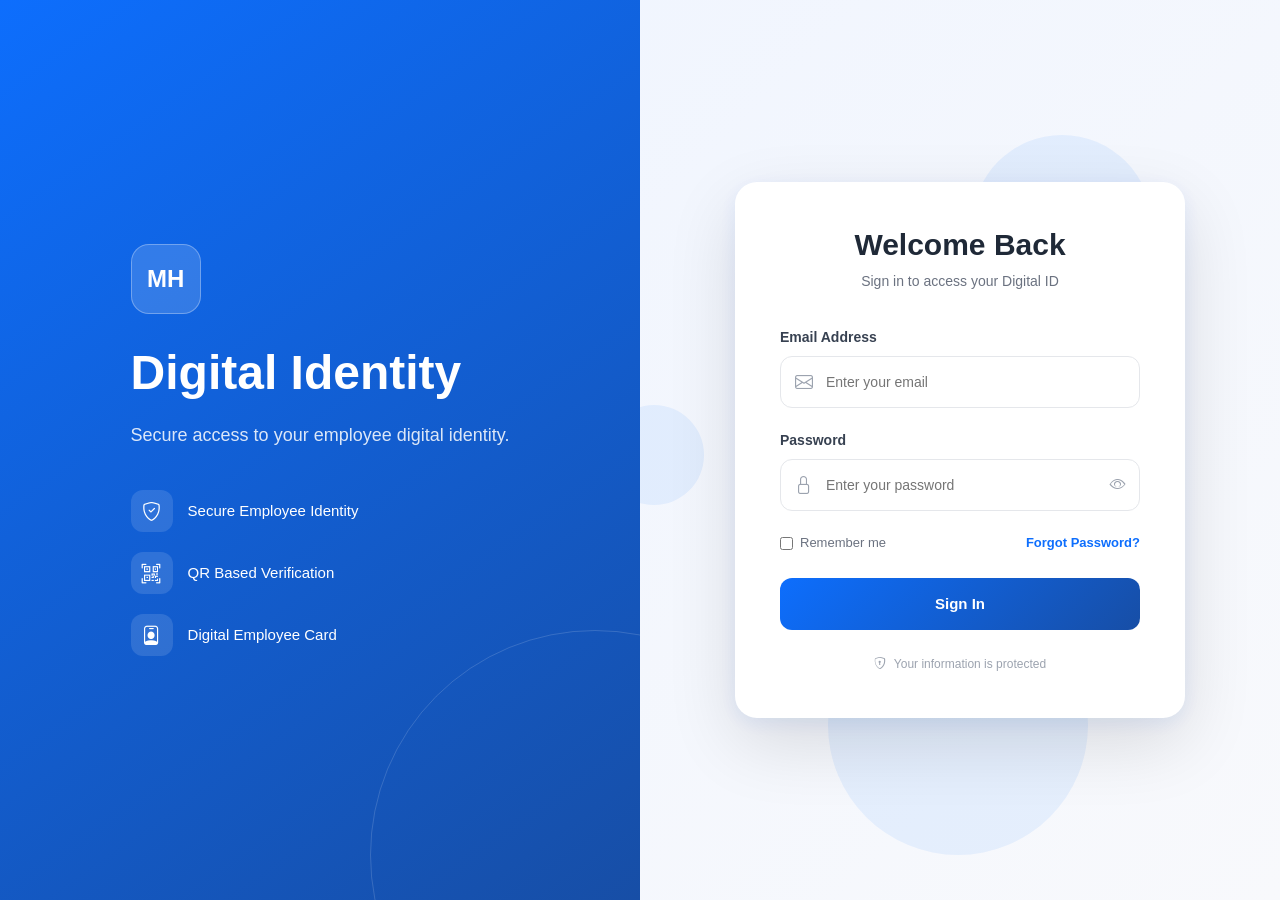
<file: frontend/dashboard.html>
<!DOCTYPE html>
<html lang="en">
<head>
    <meta charset="UTF-8">
    <meta name="viewport" content="width=device-width, initial-scale=1.0">
    <title>MH Digital ID | Dashboard</title>
    <link href="https://cdn.jsdelivr.net/npm/bootstrap@5.3.3/dist/css/bootstrap.min.css" rel="stylesheet">
    <link rel="stylesheet" href="https://cdn.jsdelivr.net/npm/bootstrap-icons@1.11.3/font/bootstrap-icons.min.css">
    <link rel="stylesheet" href="css/style.css">
    <style>
        body { background: #f8f9fc; font-family: Arial, sans-serif; }

        /* ── Sidebar ── */
        .sidebar {
            position: fixed; top: 0; left: 0;
            width: 240px; height: 100vh;
            background: linear-gradient(180deg, #111827 0%, #1e3a5f 100%);
            display: flex; flex-direction: column;
            z-index: 100; transition: 0.3s;
        }
        .sidebar-logo {
            padding: 28px 24px 20px;
            border-bottom: 1px solid rgba(255,255,255,0.08);
        }
        .sidebar-logo .logo-box {
            width: 42px; height: 42px;
            background: linear-gradient(135deg,#0d6efd,#174ea6);
            border-radius: 11px;
            display: flex; align-items: center; justify-content: center;
            color: #fff; font-weight: 700; font-size: 17px;
            margin-bottom: 10px;
        }
        .sidebar-logo h2 { color: #fff; font-size: 15px; font-weight: 700; margin: 0; }
        .sidebar-logo p  { color: rgba(255,255,255,0.45); font-size: 11px; margin: 0; }

        .sidebar-nav { padding: 18px 14px; flex: 1; overflow-y: auto; }
        .nav-label {
            font-size: 10px; font-weight: 700; letter-spacing: 1px;
            color: rgba(255,255,255,0.3); text-transform: uppercase;
            padding: 10px 10px 6px;
        }
        .nav-item {
            display: flex; align-items: center; gap: 12px;
            padding: 11px 14px; border-radius: 10px;
            color: rgba(255,255,255,0.6); font-size: 14px;
            text-decoration: none; cursor: pointer;
            transition: 0.2s; margin-bottom: 2px;
        }
        .nav-item i { font-size: 17px; width: 20px; text-align: center; }
        .nav-item:hover { background: rgba(255,255,255,0.07); color: #fff; }
        .nav-item.active {
            background: rgba(13,110,253,0.18);
            color: #60a5fa;
            border-left: 3px solid #3b82f6;
        }

        .sidebar-footer {
            padding: 16px 14px;
            border-top: 1px solid rgba(255,255,255,0.08);
        }
        .user-mini {
            display: flex; align-items: center; gap: 10px;
            padding: 10px 12px; border-radius: 10px;
            cursor: pointer; transition: 0.2s;
        }
        .user-mini:hover { background: rgba(255,255,255,0.07); }
        .user-avatar {
            width: 36px; height: 36px; border-radius: 50%;
            background: linear-gradient(135deg,#0d6efd,#174ea6);
            display: flex; align-items: center; justify-content: center;
            color: #fff; font-size: 14px; font-weight: 700; flex-shrink: 0;
        }
        .user-name  { color: #fff; font-size: 13px; font-weight: 600; }
        .user-role  { color: rgba(255,255,255,0.4); font-size: 11px; }

        /* ── Main ── */
        .main-content { margin-left: 240px; min-height: 100vh; transition: 0.3s; }

        /* ── Top bar ── */
        .topbar {
            background: #fff;
            border-bottom: 1px solid #f1f3f5;
            padding: 16px 32px;
            display: flex; align-items: center; justify-content: space-between;
            position: sticky; top: 0; z-index: 50;
        }
        .topbar h3 { font-size: 19px; font-weight: 700; color: #1f2937; margin: 0; }
        .topbar-right { display: flex; align-items: center; gap: 14px; }
        .topbar-btn {
            width: 38px; height: 38px;
            border: 1.5px solid #e5e7eb;
            border-radius: 10px; background: #fff;
            display: flex; align-items: center; justify-content: center;
            color: #6b7280; cursor: pointer; transition: 0.2s; position: relative;
        }
        .topbar-btn:hover { border-color: #0d6efd; color: #0d6efd; }
        .notif-dot {
            position: absolute; top: 6px; right: 6px;
            width: 8px; height: 8px; background: #ef4444;
            border-radius: 50%; border: 2px solid #fff;
        }

        /* ── Page body ── */
        .page-body { padding: 30px 32px; }

        /* ── Stat cards ── */
        .stat-grid { display: grid; grid-template-columns: repeat(4,1fr); gap: 20px; margin-bottom: 28px; }
        .stat-card {
            background: #fff; border-radius: 16px;
            padding: 22px 24px;
            box-shadow: 0 2px 12px rgba(0,0,0,0.05);
            display: flex; align-items: center; gap: 16px;
            transition: 0.2s;
        }
        .stat-card:hover { transform: translateY(-2px); box-shadow: 0 6px 20px rgba(0,0,0,0.08); }
        .stat-icon {
            width: 52px; height: 52px; border-radius: 14px;
            display: flex; align-items: center; justify-content: center;
            font-size: 22px; flex-shrink: 0;
        }
        .stat-icon.blue  { background: rgba(13,110,253,0.1); color: #0d6efd; }
        .stat-icon.green { background: rgba(22,163,74,0.1);  color: #16a34a; }
        .stat-icon.amber { background: rgba(245,158,11,0.1); color: #f59e0b; }
        .stat-icon.red   { background: rgba(239,68,68,0.1);  color: #ef4444; }
        .stat-num  { font-size: 26px; font-weight: 700; color: #1f2937; line-height: 1; }
        .stat-lbl  { font-size: 13px; color: #6b7280; margin-top: 3px; }
        .stat-chg  { font-size: 12px; margin-top: 4px; }
        .stat-chg.up   { color: #16a34a; }
        .stat-chg.down { color: #ef4444; }

        /* ── Digital ID card preview ── */
        .id-card-preview {
            background: linear-gradient(135deg, #111827 0%, #1e3a5f 60%, #2563eb 100%);
            border-radius: 20px; color: #fff;
            padding: 28px 30px; position: relative; overflow: hidden;
            min-height: 200px;
        }
        .id-card-preview::before {
            content: ""; position: absolute;
            width: 300px; height: 300px; border-radius: 50%;
            border: 1px solid rgba(255,255,255,0.06);
            right: -80px; top: -80px;
        }
        .id-card-preview::after {
            content: ""; position: absolute;
            width: 200px; height: 200px; border-radius: 50%;
            border: 1px solid rgba(255,255,255,0.06);
            right: -20px; bottom: -60px;
        }
        .id-card-header {
            display: flex; justify-content: space-between;
            align-items: flex-start; margin-bottom: 20px;
        }
        .id-company { font-size: 11px; font-weight: 700; letter-spacing: 1.5px; opacity: 0.6; text-transform: uppercase; }
        .id-type    { font-size: 13px; font-weight: 700; opacity: 0.9; margin-top: 2px; }
        .id-status-badge {
            padding: 4px 12px; border-radius: 20px;
            font-size: 11px; font-weight: 700; letter-spacing: 0.5px;
        }
        .id-status-badge.active  { background: rgba(22,163,74,0.25); color: #4ade80; }
        .id-status-badge.inactive{ background: rgba(239,68,68,0.25);  color: #f87171; }
        .id-body { display: flex; align-items: center; gap: 20px; }
        .id-photo {
            width: 72px; height: 72px; border-radius: 50%;
            border: 3px solid rgba(255,255,255,0.25);
            background: rgba(255,255,255,0.1);
            display: flex; align-items: center; justify-content: center;
            font-size: 28px; overflow: hidden; flex-shrink: 0;
        }
        .id-photo img { width: 100%; height: 100%; object-fit: cover; }
        .id-emp-name { font-size: 20px; font-weight: 700; }
        .id-emp-role { font-size: 13px; opacity: 0.75; margin-top: 2px; }
        .id-emp-dept { font-size: 12px; opacity: 0.55; margin-top: 1px; }
        .id-footer {
            margin-top: 20px; padding-top: 16px;
            border-top: 1px solid rgba(255,255,255,0.1);
            display: flex; gap: 28px; flex-wrap: wrap;
        }
        .id-field-lbl { font-size: 10px; opacity: 0.5; text-transform: uppercase; letter-spacing: 0.8px; }
        .id-field-val { font-size: 14px; font-weight: 600; margin-top: 2px; }

        /* ── Section header ── */
        .section-hdr {
            display: flex; align-items: center; justify-content: space-between;
            margin-bottom: 16px;
        }
        .section-hdr h5 { font-size: 16px; font-weight: 700; color: #1f2937; margin: 0; }
        .section-hdr a  { font-size: 13px; color: #0d6efd; text-decoration: none; font-weight: 600; }

        /* ── Activity list ── */
        .activity-list { background: #fff; border-radius: 16px; padding: 8px 0; box-shadow: 0 2px 12px rgba(0,0,0,0.05); }
        .activity-item {
            display: flex; align-items: center; gap: 14px;
            padding: 13px 20px; border-bottom: 1px solid #f9fafb;
            transition: 0.2s;
        }
        .activity-item:last-child { border-bottom: none; }
        .activity-item:hover { background: #fafafa; }
        .activity-dot {
            width: 36px; height: 36px; border-radius: 10px;
            display: flex; align-items: center; justify-content: center;
            font-size: 15px; flex-shrink: 0;
        }
        .activity-dot.blue  { background: rgba(13,110,253,0.1); color: #0d6efd; }
        .activity-dot.green { background: rgba(22,163,74,0.1);  color: #16a34a; }
        .activity-dot.amber { background: rgba(245,158,11,0.1); color: #f59e0b; }
        .activity-dot.red   { background: rgba(239,68,68,0.1);  color: #ef4444; }
        .activity-title { font-size: 13px; font-weight: 600; color: #1f2937; }
        .activity-sub   { font-size: 12px; color: #9ca3af; margin-top: 1px; }
        .activity-time  { font-size: 11px; color: #9ca3af; margin-left: auto; white-space: nowrap; }

        /* ── Quick actions ── */
        .quick-grid { display: grid; grid-template-columns: 1fr 1fr; gap: 12px; }
        .quick-btn {
            background: #fff; border: 1.5px solid #e5e7eb;
            border-radius: 14px; padding: 18px;
            display: flex; flex-direction: column; align-items: center;
            gap: 10px; text-decoration: none; transition: 0.2s; cursor: pointer;
        }
        .quick-btn:hover { border-color: #0d6efd; box-shadow: 0 4px 16px rgba(13,110,253,0.12); }
        .quick-btn i { font-size: 24px; color: #0d6efd; }
        .quick-btn span { font-size: 12px; font-weight: 600; color: #374151; text-align: center; }

        /* ── Loading skeleton ── */
        .skeleton {
            background: linear-gradient(90deg, #f3f4f6 25%, #e9eaec 50%, #f3f4f6 75%);
            background-size: 200% 100%;
            animation: shimmer 1.5s infinite;
            border-radius: 8px;
        }
        @keyframes shimmer { 0%{background-position:200% 0} 100%{background-position:-200% 0} }

        /* ── Responsive ── */
        @media (max-width: 992px) {
            .sidebar { transform: translateX(-240px); }
            .sidebar.open { transform: translateX(0); }
            .main-content { margin-left: 0; }
            .stat-grid { grid-template-columns: 1fr 1fr; }
        }
        @media (max-width: 576px) {
            .stat-grid { grid-template-columns: 1fr; }
            .page-body { padding: 20px 16px; }
            .topbar { padding: 14px 16px; }
        }
    </style>
</head>
<body>

<!-- ── Sidebar ── -->
<nav class="sidebar" id="sidebar">
    <div class="sidebar-logo">
        <div class="logo-box">MH</div>
        <h2>Digital ID</h2>
        <p>Identity Management</p>
    </div>

    <div class="sidebar-nav">
        <div class="nav-label">Main</div>
        <a href="dashboard.html" class="nav-item active">
            <i class="bi bi-speedometer2"></i> Dashboard
        </a>
        <a href="digital-id.html" class="nav-item">
            <i class="bi bi-person-badge"></i> My Digital ID
        </a>

        <div class="nav-label" id="adminNavLabel" style="display:none;">Admin</div>
        <a href="admin-employees.html" class="nav-item" id="navEmployees" style="display:none;">
            <i class="bi bi-people"></i> Employees
        </a>
        <a href="register.html" class="nav-item" id="navRegister" style="display:none;">
            <i class="bi bi-person-plus"></i> Add Employee
        </a>
        <a href="admin-audit.html" class="nav-item" id="navAudit" style="display:none;">
            <i class="bi bi-shield-check"></i> Audit Logs
        </a>
    </div>

    <div class="sidebar-footer">
        <div class="user-mini" id="userMini">
            <div class="user-avatar" id="sidebarAvatar">?</div>
            <div>
                <div class="user-name" id="sidebarName">Loading...</div>
                <div class="user-role" id="sidebarRole">—</div>
            </div>
        </div>
        <a href="#" onclick="doLogout()" class="nav-item" style="margin-top:6px;">
            <i class="bi bi-box-arrow-right"></i> Logout
        </a>
    </div>
</nav>

<!-- ── Main ── -->
<div class="main-content">

    <!-- Top bar -->
    <div class="topbar">
        <div style="display:flex;align-items:center;gap:12px;">
            <button class="topbar-btn d-lg-none" onclick="document.getElementById('sidebar').classList.toggle('open')">
                <i class="bi bi-list"></i>
            </button>
            <div>
                <h3 id="pageTitle">Dashboard</h3>
                <div style="font-size:12px;color:#9ca3af;" id="pageSubtitle">Welcome back</div>
            </div>
        </div>
        <div class="topbar-right">
            <div class="topbar-btn" onclick="window.location.href='digital-id.html'" title="My Digital ID">
                <i class="bi bi-person-badge"></i>
            </div>
            <div class="topbar-btn" id="notifBtn" title="Notifications">
                <i class="bi bi-bell"></i>
                <span class="notif-dot" id="notifDot" style="display:none;"></span>
            </div>
            <div class="user-avatar" style="width:38px;height:38px;font-size:14px;cursor:pointer;"
                 id="topAvatar" onclick="window.location.href='digital-id.html'">?</div>
        </div>
    </div>

    <!-- Page body -->
    <div class="page-body">

        <!-- Stat cards -->
        <div class="stat-grid" id="statGrid">
            <div class="stat-card">
                <div class="stat-icon blue"><i class="bi bi-people"></i></div>
                <div>
                    <div class="stat-num" id="statTotal">—</div>
                    <div class="stat-lbl">Total Employees</div>
                </div>
            </div>
            <div class="stat-card">
                <div class="stat-icon green"><i class="bi bi-person-check"></i></div>
                <div>
                    <div class="stat-num" id="statActive">—</div>
                    <div class="stat-lbl">Active</div>
                </div>
            </div>
            <div class="stat-card">
                <div class="stat-icon amber"><i class="bi bi-person-x"></i></div>
                <div>
                    <div class="stat-num" id="statInactive">—</div>
                    <div class="stat-lbl">Inactive</div>
                </div>
            </div>
            <div class="stat-card">
                <div class="stat-icon blue"><i class="bi bi-qr-code"></i></div>
                <div>
                    <div class="stat-num" id="statDigitalIds">—</div>
                    <div class="stat-lbl">Digital IDs</div>
                </div>
            </div>
        </div>

        <div class="row g-4">
            <!-- Digital ID Card Preview -->
            <div class="col-12 col-lg-7">
                <div class="section-hdr">
                    <h5><i class="bi bi-person-badge me-2" style="color:#0d6efd;"></i>My Digital ID</h5>
                    <a href="digital-id.html">View Full Card →</a>
                </div>
                <div class="id-card-preview" id="idCardPreview">
                    <div class="id-card-header">
                        <div>
                            <div class="id-company">FlowDesk</div>
                            <div class="id-type">Digital Employee ID</div>
                        </div>
                        <div class="id-status-badge active" id="cardStatus">ACTIVE</div>
                    </div>
                    <div class="id-body">
                        <div class="id-photo" id="cardPhoto">
                            <i class="bi bi-person"></i>
                        </div>
                        <div>
                            <div class="id-emp-name" id="cardName">Loading...</div>
                            <div class="id-emp-role" id="cardDesignation">—</div>
                            <div class="id-emp-dept" id="cardDepartment">—</div>
                        </div>
                    </div>
                    <div class="id-footer">
                        <div>
                            <div class="id-field-lbl">Digital ID</div>
                            <div class="id-field-val" id="cardDigitalId">—</div>
                        </div>
                        <div>
                            <div class="id-field-lbl">Employee ID</div>
                            <div class="id-field-val" id="cardEmpId">—</div>
                        </div>
                        <div>
                            <div class="id-field-lbl">Joined</div>
                            <div class="id-field-val" id="cardJoined">—</div>
                        </div>
                    </div>
                </div>
            </div>

            <!-- Quick Actions -->
            <div class="col-12 col-lg-5">
                <div class="section-hdr">
                    <h5><i class="bi bi-lightning me-2" style="color:#0d6efd;"></i>Quick Actions</h5>
                </div>
                <div class="quick-grid">
                    <a href="digital-id.html" class="quick-btn">
                        <i class="bi bi-person-badge"></i>
                        <span>View Digital ID</span>
                    </a>
                    <a href="register.html" class="quick-btn" id="qaRegister" style="display:none;">
                        <i class="bi bi-person-plus"></i>
                        <span>Add Employee</span>
                    </a>
                    <a href="admin-employees.html" class="quick-btn" id="qaEmployees" style="display:none;">
                        <i class="bi bi-people"></i>
                        <span>Manage Employees</span>
                    </a>
                    <a href="verify.html" class="quick-btn">
                        <i class="bi bi-qr-code-scan"></i>
                        <span>Verify ID</span>
                    </a>
                    <a href="admin-audit.html" class="quick-btn" id="qaAudit" style="display:none;">
                        <i class="bi bi-shield-check"></i>
                        <span>Audit Logs</span>
                    </a>
                    <a href="#" onclick="doLogout()" class="quick-btn">
                        <i class="bi bi-box-arrow-right"></i>
                        <span>Logout</span>
                    </a>
                </div>
            </div>

            <!-- Recent Activity -->
            <div class="col-12">
                <div class="section-hdr">
                    <h5><i class="bi bi-clock-history me-2" style="color:#0d6efd;"></i>Recent Activity</h5>
                    <a href="admin-audit.html" id="viewAllLogs">View All Logs →</a>
                </div>
                <div class="activity-list" id="activityList">
                    <div class="activity-item">
                        <div class="activity-dot blue"><i class="bi bi-arrow-clockwise"></i></div>
                        <div>
                            <div class="activity-title">Loading activity...</div>
                            <div class="activity-sub">Please wait</div>
                        </div>
                    </div>
                </div>
            </div>
        </div>

    </div>
</div>

<script src="js/app.js"></script>
<script>
const API = 'http://127.0.0.1:8000/api';

async function init() {
    // Check auth
    const user = await getCurrentUser();
    if (!user) { window.location.href = 'index.html'; return; }

    // Set user info
    const initials = user.name ? user.name.charAt(0).toUpperCase() : user.email.charAt(0).toUpperCase();
    document.getElementById('sidebarAvatar').textContent = initials;
    document.getElementById('topAvatar').textContent    = initials;
    document.getElementById('sidebarName').textContent  = user.name || user.email;
    document.getElementById('sidebarRole').textContent  = roleLabel(user.role);
    document.getElementById('pageSubtitle').textContent = `Welcome back, ${(user.name || user.email).split(' ')[0]}`;

    // Show admin nav
    if (user.role === 'admin' || user.role === 'superadmin') {
        ['adminNavLabel','navEmployees','navRegister','navAudit',
         'qaRegister','qaEmployees','qaAudit'].forEach(id => {
            const el = document.getElementById(id);
            if (el) el.style.display = '';
        });
        loadAdminStats();
    }

    // Load digital ID
    loadMyDigitalId();

    // Load activity
    loadActivity(user);
}

function roleLabel(r) {
    return { superadmin:'Super Admin', admin:'HR / Admin', employee:'Employee' }[r] || r;
}

async function getCurrentUser() {
    try {
        const res = await fetch(`${API}/auth/me/`, { credentials: 'include' });
        if (!res.ok) return null;
        const d = await res.json();
        return d.success ? d.user : null;
    } catch { return null; }
}

async function loadMyDigitalId() {
    try {
        const res = await fetch(`${API}/digital-id/my/`, { credentials: 'include' });
        if (!res.ok) return;
        const d = await res.json();
        if (!d.success) return;
        const id = d.digital_id;

        document.getElementById('cardName').textContent        = id.full_name;
        document.getElementById('cardDesignation').textContent = id.designation;
        document.getElementById('cardDepartment').textContent  = id.department;
        document.getElementById('cardDigitalId').textContent   = id.digital_id_number;
        document.getElementById('cardEmpId').textContent       = id.employee_id;
        document.getElementById('cardJoined').textContent      = formatDate(id.joining_date);

        const statusBadge = document.getElementById('cardStatus');
        statusBadge.textContent = id.status;
        statusBadge.className   = `id-status-badge ${id.status === 'ACTIVE' ? 'active' : 'inactive'}`;

        if (id.profile_photo) {
            const photoUrl = id.profile_photo.startsWith('http')
                ? id.profile_photo
                : `http://127.0.0.1:8000${id.profile_photo}`;
            document.getElementById('cardPhoto').innerHTML = `<img src="${photoUrl}" alt="photo" style="width:100%;height:100%;object-fit:cover;border-radius:50%;">`;
        }

        // Stats
        document.getElementById('statDigitalIds').textContent = '1';
    } catch (e) {}
}

async function loadAdminStats() {
    try {
        const res = await fetch(`${API}/employees/?page_size=1`, { credentials: 'include' });
        if (!res.ok) return;
        const d = await res.json();
        document.getElementById('statTotal').textContent = d.total || 0;

        const res2 = await fetch(`${API}/employees/?status=active&page_size=1`, { credentials: 'include' });
        if (res2.ok) {
            const d2 = await res2.json();
            document.getElementById('statActive').textContent = d2.total || 0;
        }
        const res3 = await fetch(`${API}/employees/?status=inactive&page_size=1`, { credentials: 'include' });
        if (res3.ok) {
            const d3 = await res3.json();
            document.getElementById('statInactive').textContent = d3.total || 0;
        }
        document.getElementById('statDigitalIds').textContent = d.total || 0;
    } catch {}
}

async function loadActivity(user) {
    const list = document.getElementById('activityList');
    try {
        let logs = [];
        if (user.role === 'admin' || user.role === 'superadmin') {
            const res = await fetch(`${API}/audit-logs/?page_size=6`, { credentials: 'include' });
            if (res.ok) {
                const d = await res.json();
                logs = d.logs || [];
            }
        }
        if (!logs.length) {
            list.innerHTML = `<div class="activity-item">
                <div class="activity-dot green"><i class="bi bi-check-circle"></i></div>
                <div><div class="activity-title">You are logged in</div>
                <div class="activity-sub">Session active</div></div>
                <div class="activity-time">Just now</div></div>`;
            return;
        }
        const colorMap = {
            LOGIN_SUCCESS: 'green', LOGIN_FAILED: 'red',
            EMPLOYEE_CREATED: 'blue', EMPLOYEE_UPDATED: 'amber',
            LOGOUT: 'amber', INTEGRATION_SYNC: 'blue',
        };
        const iconMap = {
            LOGIN_SUCCESS: 'bi-box-arrow-in-right', LOGIN_FAILED: 'bi-x-circle',
            EMPLOYEE_CREATED: 'bi-person-plus', EMPLOYEE_UPDATED: 'bi-pencil',
            LOGOUT: 'bi-box-arrow-right', INTEGRATION_SYNC: 'bi-arrow-repeat',
        };
        list.innerHTML = logs.map(log => `
            <div class="activity-item">
                <div class="activity-dot ${colorMap[log.action] || 'blue'}">
                    <i class="bi ${iconMap[log.action] || 'bi-activity'}"></i>
                </div>
                <div>
                    <div class="activity-title">${log.action.replace(/_/g,' ')}</div>
                    <div class="activity-sub">${log.user} — ${log.details || ''}</div>
                </div>
                <div class="activity-time">${timeAgo(log.timestamp)}</div>
            </div>`).join('');
    } catch {
        list.innerHTML = `<div class="activity-item"><div class="activity-dot blue"><i class="bi bi-info-circle"></i></div>
            <div><div class="activity-title">No recent activity</div></div></div>`;
    }
}

function timeAgo(iso) {
    const diff = (Date.now() - new Date(iso).getTime()) / 1000;
    if (diff < 60)   return `${Math.floor(diff)}s ago`;
    if (diff < 3600) return `${Math.floor(diff/60)}m ago`;
    if (diff < 86400)return `${Math.floor(diff/3600)}h ago`;
    return `${Math.floor(diff/86400)}d ago`;
}
function formatDate(s) {
    if (!s) return '—';
    const d = new Date(s);
    return d.toLocaleDateString('en-IN', { day:'2-digit', month:'short', year:'numeric' });
}
async function doLogout() {
    await fetch(`${API}/auth/logout/`, { method:'POST', credentials:'include' });
    window.location.href = 'index.html';
}

init();
</script>
</body>
</html>
</file>
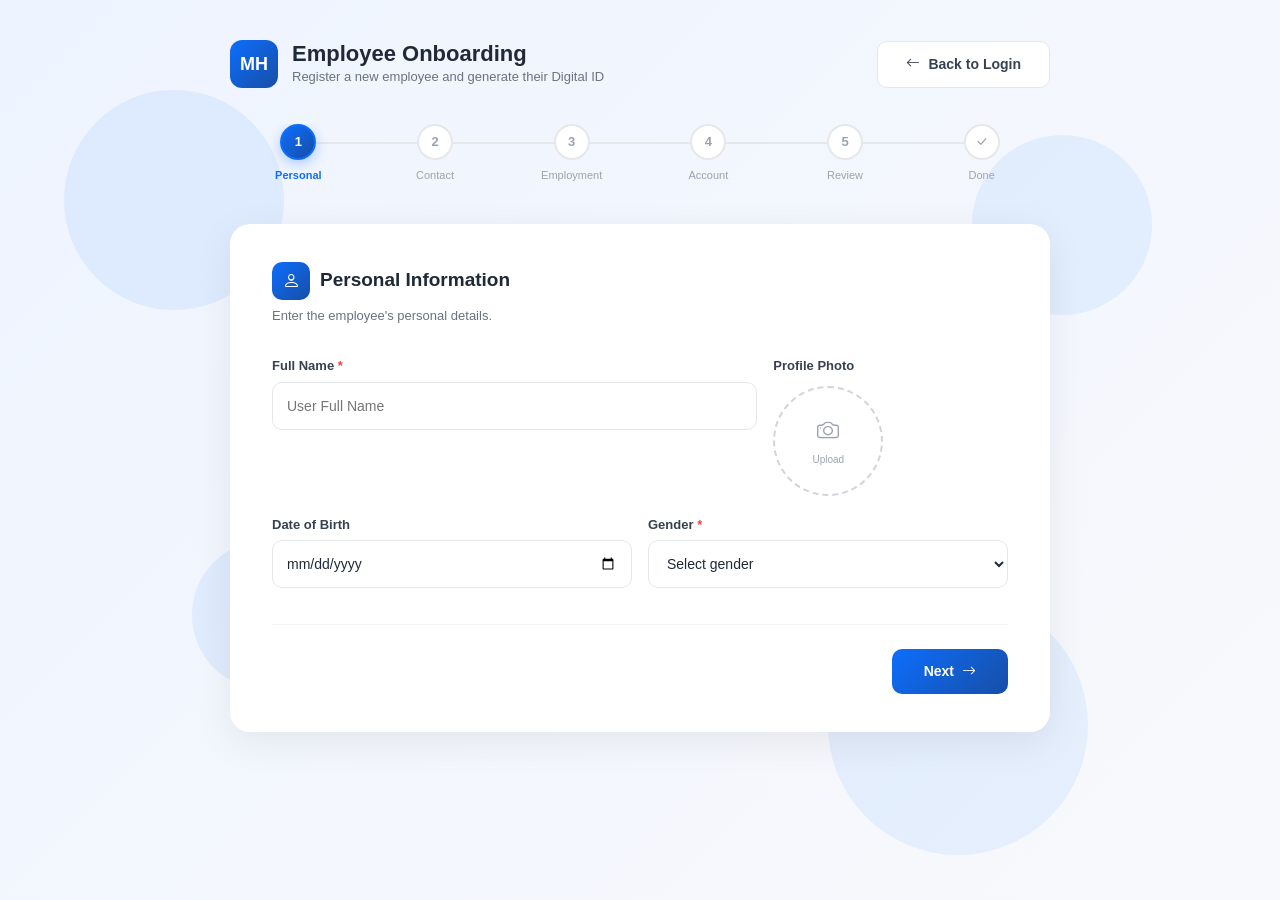
<file: frontend/register.html>
<!DOCTYPE html>
<html lang="en">
<head>
    <meta charset="UTF-8">
    <meta name="viewport" content="width=device-width, initial-scale=1.0">
    <title>MH Digital ID | Employee Registration</title>
    <link href="https://cdn.jsdelivr.net/npm/bootstrap@5.3.3/dist/css/bootstrap.min.css" rel="stylesheet">
    <link rel="stylesheet" href="https://cdn.jsdelivr.net/npm/bootstrap-icons@1.11.3/font/bootstrap-icons.min.css">
    <link rel="stylesheet" href="css/style.css">
    <style>
        body { background: #f8f9fc; font-family: Arial, sans-serif; }

        .reg-container {
            max-width: 860px;
            margin: 40px auto;
            padding: 0 20px 60px;
        }

        /* top bar */
        .reg-topbar {
            display: flex;
            align-items: center;
            gap: 14px;
            margin-bottom: 36px;
        }
        .reg-topbar .logo-box {
            width: 48px; height: 48px;
            background: linear-gradient(135deg,#0d6efd,#174ea6);
            border-radius: 12px;
            display: flex; align-items: center; justify-content: center;
            color: #fff; font-weight: 700; font-size: 18px;
        }
        .reg-topbar h1 {
            font-size: 22px; font-weight: 700; color: #1f2937; margin: 0;
        }
        .reg-topbar p { margin: 0; color: #6b7280; font-size: 13px; }

        /* stepper */
        .stepper {
            display: flex;
            align-items: center;
            margin-bottom: 36px;
            overflow-x: auto;
            padding-bottom: 4px;
        }
        .step {
            display: flex; flex-direction: column;
            align-items: center; flex: 1; position: relative;
        }
        .step:not(:last-child)::after {
            content: "";
            position: absolute;
            top: 18px; left: 60%;
            width: 80%; height: 2px;
            background: #e5e7eb;
            z-index: 0;
        }
        .step.completed:not(:last-child)::after { background: #0d6efd; }
        .step-num {
            width: 36px; height: 36px;
            border-radius: 50%;
            border: 2px solid #e5e7eb;
            background: #fff;
            display: flex; align-items: center; justify-content: center;
            font-size: 13px; font-weight: 700;
            color: #9ca3af; z-index: 1;
            transition: 0.3s;
        }
        .step.active .step-num {
            background: linear-gradient(135deg,#0d6efd,#174ea6);
            border-color: #0d6efd; color: #fff;
            box-shadow: 0 4px 12px rgba(13,110,253,0.3);
        }
        .step.completed .step-num {
            background: #16a34a; border-color: #16a34a; color: #fff;
        }
        .step-label {
            margin-top: 7px;
            font-size: 11px; color: #9ca3af;
            white-space: nowrap;
        }
        .step.active .step-label { color: #0d6efd; font-weight: 600; }
        .step.completed .step-label { color: #16a34a; }

        /* card */
        .reg-card {
            background: #fff;
            border-radius: 20px;
            padding: 38px 42px;
            box-shadow: 0 10px 40px rgba(0,0,0,0.07);
            animation: cardAppear 0.5s ease forwards;
        }
        @keyframes cardAppear {
            from { opacity:0; transform:translateY(20px); }
            to   { opacity:1; transform:translateY(0); }
        }
        .section-title {
            font-size: 19px; font-weight: 700; color: #1f2937;
            margin-bottom: 6px;
            display: flex; align-items: center; gap: 10px;
        }
        .section-title i {
            width: 38px; height: 38px;
            background: linear-gradient(135deg,#0d6efd,#174ea6);
            border-radius: 10px;
            display: flex; align-items: center; justify-content: center;
            color: #fff; font-size: 17px;
        }
        .section-sub { color: #6b7280; font-size: 13px; margin-bottom: 28px; }

        /* form fields */
        .field-label {
            font-size: 13px; font-weight: 600;
            color: #374151; margin-bottom: 6px;
        }
        .field-label span { color: #ef4444; }
        .field-input {
            width: 100%; height: 48px;
            border: 1.5px solid #e5e7eb;
            border-radius: 10px;
            padding: 0 14px;
            font-size: 14px; color: #1f2937;
            outline: none; transition: 0.3s;
            background: #fff;
        }
        .field-input:focus {
            border-color: #0d6efd;
            box-shadow: 0 0 0 4px rgba(13,110,253,0.1);
        }
        .field-input.is-invalid { border-color: #ef4444; }
        select.field-input { cursor: pointer; }
        textarea.field-input { height: auto; padding: 12px 14px; resize: vertical; }
        .field-error { font-size: 12px; color: #ef4444; margin-top: 4px; display: none; }

        /* photo upload */
        .photo-upload {
            width: 110px; height: 110px;
            border-radius: 50%;
            border: 2px dashed #d1d5db;
            display: flex; flex-direction: column;
            align-items: center; justify-content: center;
            cursor: pointer; transition: 0.3s;
            overflow: hidden; position: relative;
        }
        .photo-upload:hover { border-color: #0d6efd; }
        .photo-upload img { width: 100%; height: 100%; object-fit: cover; }
        .photo-upload .overlay {
            position: absolute; inset: 0;
            background: rgba(13,110,253,0.15);
            display: none; align-items: center; justify-content: center;
        }
        .photo-upload:hover .overlay { display: flex; }

        /* nav buttons */
        .step-nav {
            display: flex;
            justify-content: space-between;
            align-items: center;
            margin-top: 36px;
            padding-top: 24px;
            border-top: 1px solid #f3f4f6;
        }
        .btn-prev {
            padding: 12px 28px;
            border: 1.5px solid #e5e7eb;
            border-radius: 10px;
            background: #fff;
            color: #374151; font-size: 14px; font-weight: 600;
            cursor: pointer; transition: 0.3s;
            display: flex; align-items: center; gap: 8px;
        }
        .btn-prev:hover { border-color: #0d6efd; color: #0d6efd; }
        .btn-next {
            padding: 12px 32px;
            border: none;
            border-radius: 10px;
            background: linear-gradient(135deg,#0d6efd,#174ea6);
            color: #fff; font-size: 14px; font-weight: 600;
            cursor: pointer; transition: 0.3s;
            display: flex; align-items: center; gap: 8px;
        }
        .btn-next:hover { transform: translateY(-2px); box-shadow: 0 8px 20px rgba(13,110,253,0.3); }
        .btn-next:disabled { opacity: 0.6; cursor: not-allowed; transform: none; }

        /* review table */
        .review-table { width: 100%; border-collapse: collapse; }
        .review-table tr td:first-child {
            color: #6b7280; font-size: 13px;
            padding: 9px 0; width: 40%;
        }
        .review-table tr td:last-child {
            font-weight: 600; color: #1f2937; font-size: 13px;
        }
        .review-section-head {
            font-size: 12px; font-weight: 700; color: #0d6efd;
            text-transform: uppercase; letter-spacing: 0.5px;
            padding: 14px 0 4px; border-bottom: 1px solid #f3f4f6;
        }

        /* success */
        .success-box {
            text-align: center; padding: 20px 0;
        }
        .success-icon {
            width: 90px; height: 90px;
            background: linear-gradient(135deg,#16a34a,#15803d);
            border-radius: 50%;
            display: flex; align-items: center; justify-content: center;
            margin: 0 auto 24px;
            font-size: 42px; color: #fff;
            animation: scaleIn 0.5s ease forwards;
        }
        @keyframes scaleIn {
            from { transform: scale(0); } to { transform: scale(1); }
        }
        .digital-id-display {
            background: linear-gradient(135deg,#111827,#2563eb);
            border-radius: 16px; padding: 22px 30px;
            color: #fff; display: inline-block;
            margin: 16px 0; min-width: 280px;
        }
        .digital-id-display .label { font-size: 11px; opacity: 0.7; text-transform: uppercase; letter-spacing: 1px; }
        .digital-id-display .value { font-size: 28px; font-weight: 700; letter-spacing: 2px; }
        .digital-id-display .emp { font-size: 13px; opacity: 0.85; margin-top: 4px; }

        @media (max-width: 600px) {
            .reg-card { padding: 24px 18px; }
            .stepper { gap: 0; }
            .step-label { font-size: 9px; }
        }
    </style>
</head>
<body>

<!-- Animated background -->
<div class="background-animation">
    <span></span><span></span><span></span><span></span><span></span>
</div>

<div class="reg-container">

    <!-- Top bar -->
    <div class="reg-topbar">
        <div class="logo-box">MH</div>
        <div>
            <h1>Employee Onboarding</h1>
            <p>Register a new employee and generate their Digital ID</p>
        </div>
        <a href="index.html" class="ms-auto btn-prev" style="text-decoration:none;">
            <i class="bi bi-arrow-left"></i> Back to Login
        </a>
    </div>

    <!-- Stepper -->
    <div class="stepper" id="stepper">
        <div class="step active" data-step="1">
            <div class="step-num">1</div>
            <div class="step-label">Personal</div>
        </div>
        <div class="step" data-step="2">
            <div class="step-num">2</div>
            <div class="step-label">Contact</div>
        </div>
        <div class="step" data-step="3">
            <div class="step-num">3</div>
            <div class="step-label">Employment</div>
        </div>
        <div class="step" data-step="4">
            <div class="step-num">4</div>
            <div class="step-label">Account</div>
        </div>
        <div class="step" data-step="5">
            <div class="step-num">5</div>
            <div class="step-label">Review</div>
        </div>
        <div class="step" data-step="6">
            <div class="step-num"><i class="bi bi-check-lg"></i></div>
            <div class="step-label">Done</div>
        </div>
    </div>

    <!-- Card -->
    <div class="reg-card">

        <!-- STEP 1: Personal -->
        <div id="step-1">
            <div class="section-title">
                <i class="bi bi-person"></i> Personal Information
            </div>
            <p class="section-sub">Enter the employee's personal details.</p>

            <div class="row g-3">
                <div class="col-12 col-md-8">
                    <label class="field-label">Full Name <span>*</span></label>
                    <input class="field-input" id="full_name" type="text" placeholder="User Full Name">
                    <div class="field-error" id="err-full_name">Full name is required.</div>
                </div>
                <div class="col-12 col-md-4">
                    <label class="field-label">Profile Photo</label>
                    <div style="display:flex;align-items:center;gap:12px;margin-top:4px;">
                        <div class="photo-upload" id="photoUpload" onclick="document.getElementById('photoFile').click()">
                            <i class="bi bi-camera" style="font-size:22px;color:#9ca3af;"></i>
                            <span style="font-size:10px;color:#9ca3af;margin-top:4px;">Upload</span>
                            <div class="overlay"><i class="bi bi-pencil" style="color:#0d6efd;font-size:18px;"></i></div>
                        </div>
                        <input type="file" id="photoFile" accept="image/*" style="display:none;">
                    </div>
                </div>
                <div class="col-12 col-md-6">
                    <label class="field-label">Date of Birth</label>
                    <input class="field-input" id="date_of_birth" type="date">
                </div>
                <div class="col-12 col-md-6">
                    <label class="field-label">Gender <span>*</span></label>
                    <select class="field-input" id="gender">
                        <option value="">Select gender</option>
                        <option value="male">Male</option>
                        <option value="female">Female</option>
                        <option value="other">Other</option>
                    </select>
                    <div class="field-error" id="err-gender">Please select gender.</div>
                </div>
            </div>

            <div class="step-nav">
                <div></div>
                <button class="btn-next" onclick="goNext(1)">
                    Next <i class="bi bi-arrow-right"></i>
                </button>
            </div>
        </div>

        <!-- STEP 2: Contact -->
        <div id="step-2" style="display:none;">
            <div class="section-title">
                <i class="bi bi-envelope"></i> Contact Information
            </div>
            <p class="section-sub">Personal contact details — not shared externally.</p>

            <div class="row g-3">
                <div class="col-12 col-md-6">
                    <label class="field-label">Personal Email <span>*</span></label>
                    <input class="field-input" id="personal_email" type="email" placeholder="User Email">
                    <div class="field-error" id="err-personal_email">Valid email is required.</div>
                </div>
                <div class="col-12 col-md-6">
                    <label class="field-label">Personal Phone</label>
                    <input class="field-input" id="personal_phone" type="tel" placeholder="+91 9876543210">
                </div>
                <div class="col-12 col-md-6">
                    <label class="field-label">Blood Group <span>*</span></label>
                    <select class="field-input" id="blood_group">
                        <option value="">Select blood group</option>
                        <option value="A+">A+</option>
                        <option value="A-">A-</option>
                        <option value="B+">B+</option>
                        <option value="B-">B-</option>
                        <option value="AB+">AB+</option>
                        <option value="AB-">AB-</option>
                        <option value="O+">O+</option>
                        <option value="O-">O-</option>
                    </select>
                    <div class="field-error" id="err-blood_group">Please select blood group.</div>
                </div>
                <div class="col-12">
                    <label class="field-label">Address</label>
                    <textarea class="field-input" id="address" rows="3" placeholder="Home address"></textarea>
                </div>
            </div>

            <div class="step-nav">
                <button class="btn-prev" onclick="goPrev(2)"><i class="bi bi-arrow-left"></i> Back</button>
                <button class="btn-next" onclick="goNext(2)">Next <i class="bi bi-arrow-right"></i></button>
            </div>
        </div>

        <!-- STEP 3: Employment -->
        <div id="step-3" style="display:none;">
            <div class="section-title">
                <i class="bi bi-briefcase"></i> Employment Information
            </div>
            <p class="section-sub">HR-controlled employment details.</p>

            <div class="row g-3">
                <div class="col-12 col-md-6">
                    <label class="field-label">Department <span>*</span></label>
                    <select class="field-input" id="department">
                        <option value="">Select department</option>
                    </select>
                    <div class="field-error" id="err-department">Please select a department.</div>
                </div>
                <div class="col-12 col-md-6">
                    <label class="field-label">Designation <span>*</span></label>
                    <select class="field-input" id="designation">
                        <option value="">Select designation</option>
                    </select>
                    <div class="field-error" id="err-designation">Please select a designation.</div>
                </div>
                <div class="col-12 col-md-6">
                    <label class="field-label">Joining Date <span>*</span></label>
                    <input class="field-input" id="joining_date" type="date">
                    <div class="field-error" id="err-joining_date">Joining date is required.</div>
                </div>
                <div class="col-12 col-md-6">
                    <label class="field-label">Employment Type <span>*</span></label>
                    <select class="field-input" id="employment_type">
                        <option value="full_time">Full Time</option>
                        <option value="part_time">Part Time</option>
                        <option value="contract">Contract</option>
                        <option value="intern">Intern</option>
                    </select>
                </div>
                <div class="col-12 col-md-6">
                    <label class="field-label">Official Email <span>*</span></label>
                    <input class="field-input" id="official_email" type="email" placeholder="name@company.com">
                    <div class="field-error" id="err-official_email">Valid official email is required.</div>
                </div>
                <div class="col-12 col-md-6">
                    <label class="field-label">Reporting Manager</label>
                    <select class="field-input" id="reporting_manager">
                        <option value="">Select manager (optional)</option>
                    </select>
                </div>
            </div>

            <div class="step-nav">
                <button class="btn-prev" onclick="goPrev(3)"><i class="bi bi-arrow-left"></i> Back</button>
                <button class="btn-next" onclick="goNext(3)">Next <i class="bi bi-arrow-right"></i></button>
            </div>
        </div>

        <!-- STEP 4: Account -->
        <div id="step-4" style="display:none;">
            <div class="section-title">
                <i class="bi bi-key"></i> Account Setup
            </div>
            <p class="section-sub">Set login credentials for the employee.</p>

            <div class="row g-3">
                <div class="col-12">
                    <label class="field-label">Login Email</label>
                    <input class="field-input" id="login_email_display" type="email" readonly
                        style="background:#f9fafb;color:#6b7280;" placeholder="Will use official email">
                    <div style="font-size:12px;color:#6b7280;margin-top:4px;">
                        <i class="bi bi-info-circle"></i> The official email will be used as login ID.
                    </div>
                </div>
                <div class="col-12 col-md-6">
                    <label class="field-label">Password <span>*</span></label>
                    <div style="position:relative;">
                        <input class="field-input" id="password" type="password"
                            placeholder="Min. 8 characters" style="padding-right:46px;">
                        <button type="button" onclick="togglePwd('password','eye1')"
                            style="position:absolute;right:14px;top:50%;transform:translateY(-50%);border:none;background:transparent;color:#9ca3af;cursor:pointer;">
                            <i class="bi bi-eye" id="eye1"></i>
                        </button>
                    </div>
                    <div class="field-error" id="err-password">Password must be at least 8 characters.</div>
                </div>
                <div class="col-12 col-md-6">
                    <label class="field-label">Confirm Password <span>*</span></label>
                    <div style="position:relative;">
                        <input class="field-input" id="confirm_password" type="password"
                            placeholder="Re-enter password" style="padding-right:46px;">
                        <button type="button" onclick="togglePwd('confirm_password','eye2')"
                            style="position:absolute;right:14px;top:50%;transform:translateY(-50%);border:none;background:transparent;color:#9ca3af;cursor:pointer;">
                            <i class="bi bi-eye" id="eye2"></i>
                        </button>
                    </div>
                    <div class="field-error" id="err-confirm_password">Passwords do not match.</div>
                </div>
                <div class="col-12">
                    <div id="pwd-strength" style="margin-top:4px;font-size:12px;color:#6b7280;"></div>
                </div>
            </div>

            <div class="step-nav">
                <button class="btn-prev" onclick="goPrev(4)"><i class="bi bi-arrow-left"></i> Back</button>
                <button class="btn-next" onclick="goNext(4)">Review <i class="bi bi-arrow-right"></i></button>
            </div>
        </div>

        <!-- STEP 5: Review -->
        <div id="step-5" style="display:none;">
            <div class="section-title">
                <i class="bi bi-clipboard-check"></i> Review & Submit
            </div>
            <p class="section-sub">Please verify all details before submitting.</p>

            <div id="review-content"></div>

            <div id="submitMessage" style="margin-top:16px;"></div>

            <div class="step-nav">
                <button class="btn-prev" onclick="goPrev(5)"><i class="bi bi-arrow-left"></i> Back</button>
                <button class="btn-next" id="submitBtn" onclick="submitForm()">
                    <span id="submitText">Submit & Generate Digital ID</span>
                    <span id="submitLoader" class="spinner-border spinner-border-sm d-none"></span>
                </button>
            </div>
        </div>

        <!-- STEP 6: Success -->
        <div id="step-6" style="display:none;">
            <div class="success-box">
                <div class="success-icon"><i class="bi bi-check-lg"></i></div>
                <h3 style="font-size:22px;font-weight:700;color:#1f2937;margin-bottom:8px;">
                    Registration Successful!
                </h3>
                <p style="color:#6b7280;margin-bottom:20px;">
                    Employee has been registered and their Digital ID has been generated.
                </p>
                <div class="digital-id-display" id="successCard">
                    <div class="label">Digital ID Number</div>
                    <div class="value" id="successDigitalId">—</div>
                    <div class="emp" id="successEmpId">—</div>
                    <div class="emp" id="successName">—</div>
                </div>
                <div style="margin-top:28px;display:flex;justify-content:center;gap:14px;flex-wrap:wrap;">
                    <a href="dashboard.html" class="btn-next" style="text-decoration:none;">
                        <i class="bi bi-speedometer2"></i> Go to Dashboard
                    </a>
                    <button class="btn-prev" onclick="resetForm()">
                        <i class="bi bi-plus-circle"></i> Register Another
                    </button>
                </div>
            </div>
        </div>

    </div>
</div>

<script>
const API = 'http://127.0.0.1:8000/api';
let currentStep = 1;
let departments = [], designations = [], managers = [];

// ─── Load dropdowns ───────────────────────────────────────────────
async function loadDropdowns() {
    try {
        const [dRes, desRes, empRes] = await Promise.all([
            fetch(`${API}/departments/`, { credentials: 'include' }),
            fetch(`${API}/designations/`, { credentials: 'include' }),
            fetch(`${API}/employees/?page_size=200`, { credentials: 'include' }),
        ]);
        if (dRes.ok) {
            const d = await dRes.json();
            departments = d.departments || [];
            const sel = document.getElementById('department');
            departments.forEach(dep => sel.innerHTML += `<option value="${dep.id}">${dep.name}</option>`);
        }
        if (desRes.ok) {
            const d = await desRes.json();
            designations = d.designations || [];
        }
        if (empRes.ok) {
            const d = await empRes.json();
            managers = d.employees || [];
            const sel = document.getElementById('reporting_manager');
            managers.forEach(m => sel.innerHTML += `<option value="${m.id}">${m.full_name} (${m.employee_id})</option>`);
        }
    } catch (e) {
        console.warn('Could not load dropdowns — make sure you are logged in as admin.');
    }
}

document.getElementById('department').addEventListener('change', function() {
    const depId = parseInt(this.value);
    const sel = document.getElementById('designation');
    sel.innerHTML = '<option value="">Select designation</option>';
    designations.filter(d => !depId || d.department === depId)
        .forEach(d => sel.innerHTML += `<option value="${d.id}">${d.title}</option>`);
});

// ─── Photo preview ────────────────────────────────────────────────
document.getElementById('photoFile').addEventListener('change', function() {
    const file = this.files[0];
    if (!file) return;
    const reader = new FileReader();
    reader.onload = e => {
        const box = document.getElementById('photoUpload');
        box.innerHTML = `<img src="${e.target.result}" alt="photo">
            <div class="overlay"><i class="bi bi-pencil" style="color:#fff;font-size:18px;"></i></div>`;
    };
    reader.readAsDataURL(file);
});

// ─── Password toggle ──────────────────────────────────────────────
function togglePwd(id, iconId) {
    const inp = document.getElementById(id);
    const icon = document.getElementById(iconId);
    if (inp.type === 'password') {
        inp.type = 'text';
        icon.className = 'bi bi-eye-slash';
    } else {
        inp.type = 'password';
        icon.className = 'bi bi-eye';
    }
}

// ─── Password strength ────────────────────────────────────────────
document.getElementById('password').addEventListener('input', function() {
    const v = this.value;
    let strength = 0;
    if (v.length >= 8) strength++;
    if (/[A-Z]/.test(v)) strength++;
    if (/[0-9]/.test(v)) strength++;
    if (/[^A-Za-z0-9]/.test(v)) strength++;
    const labels = ['', 'Weak', 'Fair', 'Good', 'Strong'];
    const colors = ['', '#ef4444', '#f59e0b', '#3b82f6', '#16a34a'];
    document.getElementById('pwd-strength').innerHTML = v
        ? `<span style="color:${colors[strength]}">Password strength: ${labels[strength]}</span>` : '';
});

// ─── Validation ───────────────────────────────────────────────────
function showErr(id, msg) {
    const el = document.getElementById('err-' + id);
    const inp = document.getElementById(id);
    if (el) { el.textContent = msg; el.style.display = 'block'; }
    if (inp) inp.classList.add('is-invalid');
    return false;
}
function clearErr(id) {
    const el = document.getElementById('err-' + id);
    const inp = document.getElementById(id);
    if (el) el.style.display = 'none';
    if (inp) inp.classList.remove('is-invalid');
}

function validateStep(step) {
    let valid = true;
    if (step === 1) {
        const fn = document.getElementById('full_name').value.trim();
        const gen = document.getElementById('gender').value;
        clearErr('full_name'); clearErr('gender');
        if (!fn) { showErr('full_name', 'Full name is required.'); valid = false; }
        if (!gen) { showErr('gender', 'Please select gender.'); valid = false; }
    }
    if (step === 2) {
        const em = document.getElementById('personal_email').value.trim();
        const bg = document.getElementById('blood_group').value;
        clearErr('personal_email'); clearErr('blood_group');
        if (!em || !em.includes('@')) { showErr('personal_email', 'Valid email is required.'); valid = false; }
        if (!bg) { showErr('blood_group', 'Please select blood group.'); valid = false; }
    }
    if (step === 3) {
        const dep = document.getElementById('department').value;
        const des = document.getElementById('designation').value;
        const jd = document.getElementById('joining_date').value;
        const oe = document.getElementById('official_email').value.trim();
        clearErr('department'); clearErr('designation'); clearErr('joining_date'); clearErr('official_email');
        if (!dep) { showErr('department', 'Please select a department.'); valid = false; }
        if (!des) { showErr('designation', 'Please select a designation.'); valid = false; }
        if (!jd) { showErr('joining_date', 'Joining date is required.'); valid = false; }
        if (!oe || !oe.includes('@')) { showErr('official_email', 'Valid official email is required.'); valid = false; }
    }
    if (step === 4) {
        const pwd = document.getElementById('password').value;
        const cpwd = document.getElementById('confirm_password').value;
        clearErr('password'); clearErr('confirm_password');
        if (pwd.length < 8) { showErr('password', 'Password must be at least 8 characters.'); valid = false; }
        if (pwd !== cpwd) { showErr('confirm_password', 'Passwords do not match.'); valid = false; }
    }
    return valid;
}

// ─── Navigation ───────────────────────────────────────────────────
function goNext(from) {
    if (!validateStep(from)) return;
    if (from === 3) {
        document.getElementById('login_email_display').value = document.getElementById('official_email').value;
    }
    if (from === 4) {
        buildReview();
    }
    setStep(from + 1);
}
function goPrev(from) { setStep(from - 1); }

function setStep(n) {
    document.getElementById(`step-${currentStep}`).style.display = 'none';
    document.getElementById(`step-${n}`).style.display = 'block';
    currentStep = n;
    document.querySelectorAll('.step').forEach(s => {
        const sn = parseInt(s.dataset.step);
        s.classList.remove('active', 'completed');
        if (sn === n) s.classList.add('active');
        else if (sn < n) s.classList.add('completed');
    });
    window.scrollTo({ top: 0, behavior: 'smooth' });
}

// ─── Review ───────────────────────────────────────────────────────
function val(id) { return document.getElementById(id).value; }
function label(id) {
    const el = document.getElementById(id);
    if (el.tagName === 'SELECT') return el.options[el.selectedIndex]?.text || '—';
    return el.value || '—';
}

function buildReview() {
    const sections = [
        { title: 'Personal', rows: [
            ['Full Name', val('full_name')],
            ['Date of Birth', val('date_of_birth') || '—'],
            ['Gender', label('gender')],
        ]},
        { title: 'Contact', rows: [
            ['Personal Email', val('personal_email')],
            ['Personal Phone', val('personal_phone') || '—'],
            ['Blood Group', val('blood_group') || '—'],
            ['Address', val('address') || '—'],
        ]},
        { title: 'Employment', rows: [
            ['Department', label('department')],
            ['Designation', label('designation')],
            ['Joining Date', val('joining_date')],
            ['Employment Type', label('employment_type')],
            ['Official Email', val('official_email')],
            ['Reporting Manager', label('reporting_manager')],
        ]},
        { title: 'Account', rows: [
            ['Login Email', val('official_email')],
            ['Password', '••••••••'],
        ]},
    ];

    let html = '<table class="review-table">';
    sections.forEach(sec => {
        html += `<tr><td colspan="2" class="review-section-head">${sec.title}</td></tr>`;
        sec.rows.forEach(([k, v]) => {
            html += `<tr><td>${k}</td><td>${v}</td></tr>`;
        });
    });
    html += '</table>';
    document.getElementById('review-content').innerHTML = html;
}

// ─── Submit ───────────────────────────────────────────────────────
async function submitForm() {
    const btn    = document.getElementById('submitBtn');
    const txt    = document.getElementById('submitText');
    const loader = document.getElementById('submitLoader');
    const msg    = document.getElementById('submitMessage');

    btn.disabled = true;
    txt.textContent = 'Submitting...';
    loader.classList.remove('d-none');
    msg.innerHTML = '';

    // Use FormData so profile photo is sent as multipart
    const fd = new FormData();
    fd.append('full_name',        val('full_name'));
    fd.append('date_of_birth',    val('date_of_birth') || '');
    fd.append('gender',           val('gender'));
    fd.append('blood_group',      val('blood_group'));
    fd.append('personal_email',   val('personal_email'));
    fd.append('personal_phone',   val('personal_phone'));
    fd.append('address',          val('address'));
    fd.append('department',       val('department'));
    fd.append('designation',      val('designation'));
    fd.append('joining_date',     val('joining_date'));
    fd.append('employment_type',  val('employment_type'));
    fd.append('official_email',   val('official_email'));
    fd.append('password',         val('password'));
    if (val('reporting_manager')) {
        fd.append('reporting_manager', val('reporting_manager'));
    }

    // Attach photo file if selected
    const photoFile = document.getElementById('photoFile').files[0];
    if (photoFile) {
        fd.append('profile_photo', photoFile);
    }

    try {
        // NOTE: Do NOT set Content-Type header — browser sets it automatically with boundary for multipart
        const res  = await fetch(`${API}/employees/`, {
            method:      'POST',
            credentials: 'include',
            body:        fd,
        });
        const data = await res.json();

        if (res.ok && data.success) {
            document.getElementById('successDigitalId').textContent = data.digital_id || '—';
            document.getElementById('successEmpId').textContent     = `Employee ID: ${data.employee?.employee_id || '—'}`;
            document.getElementById('successName').textContent      = data.employee?.full_name || '—';
            setStep(6);
        } else {
            const errMsg = data.message || JSON.stringify(data.errors || data);
            msg.innerHTML = `<div class="alert alert-danger">${errMsg}</div>`;
        }
    } catch (e) {
        msg.innerHTML = `<div class="alert alert-danger">Unable to connect to server. Make sure you're logged in as HR/Admin.</div>`;
    }

    btn.disabled = false;
    txt.textContent = 'Submit & Generate Digital ID';
    loader.classList.add('d-none');
}

function resetForm() {
    document.querySelectorAll('.field-input').forEach(el => {
        if (el.tagName === 'SELECT') el.selectedIndex = 0;
        else el.value = '';
    });
    document.getElementById('photoUpload').innerHTML = `
        <i class="bi bi-camera" style="font-size:22px;color:#9ca3af;"></i>
        <span style="font-size:10px;color:#9ca3af;margin-top:4px;">Upload</span>
        <div class="overlay"><i class="bi bi-pencil" style="color:#0d6efd;font-size:18px;"></i></div>`;
    setStep(1);
}

// Init
loadDropdowns();
</script>
</body>
</html>
</file>
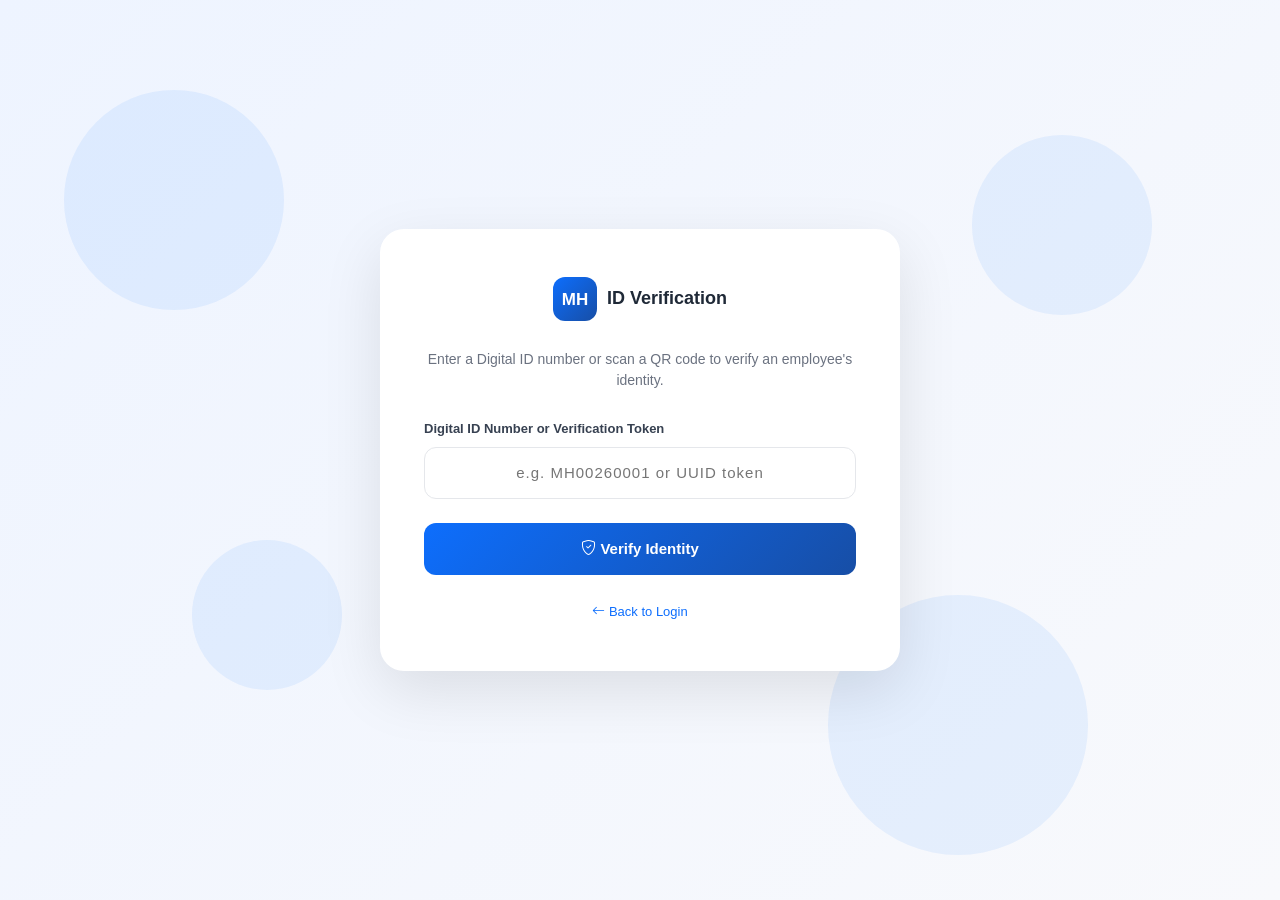
<file: frontend/verify.html>
<!DOCTYPE html>
<html lang="en">
<head>
    <meta charset="UTF-8">
    <meta name="viewport" content="width=device-width, initial-scale=1.0">
    <title>MH Digital ID | Verify Employee</title>
    <link href="https://cdn.jsdelivr.net/npm/bootstrap@5.3.3/dist/css/bootstrap.min.css" rel="stylesheet">
    <link rel="stylesheet" href="https://cdn.jsdelivr.net/npm/bootstrap-icons@1.11.3/font/bootstrap-icons.min.css">
    <link rel="stylesheet" href="css/style.css">
    <style>
        body { background: #f8f9fc; font-family: Arial, sans-serif; }

        .verify-wrap {
            min-height: 100vh;
            display: flex; align-items: center; justify-content: center;
            padding: 30px 20px;
        }
        .verify-card {
            background: #fff; border-radius: 24px;
            padding: 48px 44px;
            box-shadow: 0 20px 60px rgba(0,0,0,0.1);
            width: 100%; max-width: 520px;
            animation: cardAppear 0.6s ease forwards;
            text-align: center;
        }
        @keyframes cardAppear {
            from { opacity:0; transform:translateY(24px); }
            to   { opacity:1; transform:translateY(0); }
        }

        .verify-logo {
            display: flex; align-items: center; justify-content: center; gap: 10px;
            margin-bottom: 28px;
        }
        .verify-logo .logo-box {
            width: 44px; height: 44px;
            background: linear-gradient(135deg,#0d6efd,#174ea6);
            border-radius: 12px;
            display: flex; align-items: center; justify-content: center;
            color: #fff; font-weight: 700; font-size: 17px;
        }
        .verify-logo h2 { font-size: 18px; font-weight: 700; color: #1f2937; margin: 0; }

        /* manual token input */
        .token-input-section { margin-bottom: 24px; }
        .token-input-section .field-label {
            font-size: 13px; font-weight: 600; color: #374151;
            margin-bottom: 8px; text-align: left; display: block;
        }
        .token-input {
            width: 100%; height: 52px;
            border: 1.5px solid #e5e7eb; border-radius: 12px;
            padding: 0 16px; font-size: 15px; outline: none; transition: 0.3s;
            text-align: center; letter-spacing: 1px;
        }
        .token-input:focus {
            border-color: #0d6efd;
            box-shadow: 0 0 0 4px rgba(13,110,253,0.1);
        }
        .verify-btn {
            width: 100%; height: 52px; border: none; border-radius: 12px;
            background: linear-gradient(135deg,#0d6efd,#174ea6);
            color: #fff; font-size: 15px; font-weight: 600;
            cursor: pointer; transition: 0.3s;
            display: flex; align-items: center; justify-content: center; gap: 10px;
        }
        .verify-btn:hover { transform: translateY(-2px); box-shadow: 0 10px 25px rgba(13,110,253,0.25); }
        .verify-btn:disabled { opacity: 0.6; cursor: not-allowed; transform: none; }

        /* result */
        .result-wrap { margin-top: 28px; display: none; }

        .result-icon {
            width: 80px; height: 80px; border-radius: 50%;
            display: flex; align-items: center; justify-content: center;
            font-size: 36px; margin: 0 auto 20px;
            animation: scaleIn 0.4s ease forwards;
        }
        @keyframes scaleIn { from{transform:scale(0)}to{transform:scale(1)} }
        .result-icon.success { background: rgba(22,163,74,0.12); color: #16a34a; }
        .result-icon.fail    { background: rgba(239,68,68,0.12);  color: #ef4444; }

        .result-title { font-size: 20px; font-weight: 700; margin-bottom: 6px; }
        .result-title.success { color: #16a34a; }
        .result-title.fail    { color: #ef4444; }
        .result-sub   { font-size: 14px; color: #6b7280; margin-bottom: 24px; }

        /* employee result card */
        .emp-result-card {
            background: linear-gradient(135deg, #0f172a 0%, #1e3a5f 60%, #2563eb 100%);
            border-radius: 16px; padding: 22px 24px;
            color: #fff; text-align: left;
        }
        .erc-header { display: flex; align-items: center; justify-content: space-between; margin-bottom: 16px; }
        .erc-brand  { font-size: 12px; font-weight: 700; letter-spacing: 1px; opacity: 0.6; text-transform: uppercase; }
        .erc-badge  {
            padding: 4px 12px; border-radius: 20px; font-size: 11px; font-weight: 700;
            background: rgba(22,163,74,0.25); color: #4ade80;
        }
        .erc-name   { font-size: 20px; font-weight: 700; }
        .erc-role   { font-size: 13px; opacity: 0.7; margin-top: 2px; }
        .erc-fields { display: grid; grid-template-columns: 1fr 1fr; gap: 14px; margin-top: 18px; }
        .erc-field .lbl { font-size: 10px; opacity: 0.5; text-transform: uppercase; letter-spacing: 0.8px; }
        .erc-field .val { font-size: 14px; font-weight: 600; margin-top: 2px; }

        .divider {
            display: flex; align-items: center; gap: 10px;
            margin: 22px 0; color: #9ca3af; font-size: 13px;
        }
        .divider::before, .divider::after {
            content: ""; flex: 1; height: 1px; background: #e5e7eb;
        }

        @media (max-width: 500px) {
            .verify-card { padding: 28px 20px; }
            .erc-fields  { grid-template-columns: 1fr; }
        }
    </style>
</head>
<body>

<div class="background-animation">
    <span></span><span></span><span></span><span></span><span></span>
</div>

<div class="verify-wrap">
    <div class="verify-card">

        <!-- Logo -->
        <div class="verify-logo">
            <div class="logo-box">MH</div>
            <h2>ID Verification</h2>
        </div>

        <p style="color:#6b7280;font-size:14px;margin-bottom:28px;">
            Enter a Digital ID number or scan a QR code to verify an employee's identity.
        </p>

        <!-- Input -->
        <div class="token-input-section">
            <label class="field-label">Digital ID Number or Verification Token</label>
            <input type="text" class="token-input" id="tokenInput"
                placeholder="e.g. MH00260001 or UUID token">
        </div>

        <button class="verify-btn" id="verifyBtn" onclick="doVerify()">
            <span id="verifyText"><i class="bi bi-shield-check"></i> Verify Identity</span>
            <span id="verifyLoader" class="spinner-border spinner-border-sm d-none"></span>
        </button>

        <!-- Result -->
        <div class="result-wrap" id="resultWrap">

            <!-- Success -->
            <div id="successResult" style="display:none;">
                <div class="result-icon success"><i class="bi bi-patch-check-fill"></i></div>
                <div class="result-title success">Identity Verified</div>
                <div class="result-sub">This is a valid, active Digital ID.</div>

                <div class="emp-result-card">
                    <div class="erc-header">
                        <div class="erc-brand">FlowDesk • Digital ID</div>
                        <div class="erc-badge" id="resBadge">ACTIVE</div>
                    </div>
                    <div class="erc-name" id="resName">—</div>
                    <div class="erc-role" id="resRole">—</div>
                    <div class="erc-fields">
                        <div class="erc-field">
                            <div class="lbl">Digital ID</div>
                            <div class="val" id="resDigId">—</div>
                        </div>
                        <div class="erc-field">
                            <div class="lbl">Employee ID</div>
                            <div class="val" id="resEmpId">—</div>
                        </div>
                        <div class="erc-field">
                            <div class="lbl">Department</div>
                            <div class="val" id="resDept">—</div>
                        </div>
                        <div class="erc-field">
                            <div class="lbl">Joined</div>
                            <div class="val" id="resJoined">—</div>
                        </div>
                    </div>
                </div>
            </div>

            <!-- Failed -->
            <div id="failResult" style="display:none;">
                <div class="result-icon fail"><i class="bi bi-x-circle-fill"></i></div>
                <div class="result-title fail">Verification Failed</div>
                <div class="result-sub" id="failMsg">Invalid or expired Digital ID.</div>
            </div>

            <div class="divider">or</div>
            <button class="verify-btn" onclick="resetVerify()" style="background:#f3f4f6;color:#374151;box-shadow:none;">
                <i class="bi bi-arrow-clockwise"></i> Verify Another
            </button>
        </div>

        <div style="margin-top:24px;">
            <a href="index.html" style="font-size:13px;color:#0d6efd;text-decoration:none;">
                <i class="bi bi-arrow-left"></i> Back to Login
            </a>
        </div>

    </div>
</div>

<script>
const API = 'http://127.0.0.1:8000/api';

// Auto-fill token from URL params (QR code redirect)
window.addEventListener('DOMContentLoaded', () => {
    const params = new URLSearchParams(window.location.search);
    const token  = params.get('token');
    if (token) {
        document.getElementById('tokenInput').value = token;
        doVerify();
    }
});

async function doVerify() {
    const input = document.getElementById('tokenInput').value.trim();
    if (!input) { alert('Please enter a Digital ID or token.'); return; }

    const btn  = document.getElementById('verifyBtn');
    const text = document.getElementById('verifyText');
    const spin = document.getElementById('verifyLoader');

    btn.disabled = true;
    text.classList.add('d-none');
    spin.classList.remove('d-none');
    document.getElementById('resultWrap').style.display = 'none';
    document.getElementById('successResult').style.display = 'none';
    document.getElementById('failResult').style.display    = 'none';

    try {
        // Try as UUID token first, then try as digital ID number
        let data = null;

        const uuidRx = /^[0-9a-f]{8}-[0-9a-f]{4}-[0-9a-f]{4}-[0-9a-f]{4}-[0-9a-f]{12}$/i;
        if (uuidRx.test(input)) {
            const res = await fetch(`${API}/verify/${input}/`);
            data = await res.json();
        } else {
            // Search employee by digital id number — need to check via employees
            const res = await fetch(`${API}/verify/${input}/`);
            data = await res.json();
        }

        document.getElementById('resultWrap').style.display = 'block';

        if (data.verified) {
            const emp = data.employee;
            document.getElementById('successResult').style.display = 'block';
            document.getElementById('resName').textContent   = emp.full_name;
            document.getElementById('resRole').textContent   = emp.designation;
            document.getElementById('resDigId').textContent  = emp.digital_id_number;
            document.getElementById('resEmpId').textContent  = emp.employee_id;
            document.getElementById('resDept').textContent   = emp.department;
            document.getElementById('resJoined').textContent = formatDate(emp.joining_date);
            document.getElementById('resBadge').textContent  = emp.status;
        } else {
            document.getElementById('failResult').style.display = 'block';
            document.getElementById('failMsg').textContent = data.message || 'Invalid Digital ID.';
        }

    } catch (e) {
        document.getElementById('resultWrap').style.display  = 'block';
        document.getElementById('failResult').style.display  = 'block';
        document.getElementById('failMsg').textContent = 'Connection error. Please try again.';
    }

    btn.disabled = false;
    text.classList.remove('d-none');
    spin.classList.add('d-none');
}

function resetVerify() {
    document.getElementById('tokenInput').value = '';
    document.getElementById('resultWrap').style.display = 'none';
}

function formatDate(s) {
    if (!s) return '—';
    return new Date(s).toLocaleDateString('en-IN', { day:'2-digit', month:'short', year:'numeric' });
}

// Enter key triggers verify
document.addEventListener('DOMContentLoaded', () => {
    document.getElementById('tokenInput').addEventListener('keydown', e => {
        if (e.key === 'Enter') doVerify();
    });
});
</script>
</body>
</html>
</file>
<file: frontend/css/style.css>
*

{
    margin: 0;
    padding: 0;
    box-sizing: border-box;
}


body {
    font-family: Arial, sans-serif;
    background: #f8f9fc;
}



/* =====================================
   BACKGROUND
===================================== */

.background-animation {
    position: fixed;

    inset: 0;

    overflow: hidden;

    z-index: -1;

    background:
        linear-gradient(
            135deg,
            #eef4ff,
            #f8f9fc
        );
}


.background-animation span {
    position: absolute;

    display: block;

    width: 220px;
    height: 220px;

    border-radius: 50%;

    background: rgba(13, 110, 253, 0.08);

    animation: float 18s infinite ease-in-out;
}


.background-animation span:nth-child(1) {
    top: 10%;
    left: 5%;

    animation-delay: 0s;
}


.background-animation span:nth-child(2) {
    top: 60%;
    left: 15%;

    width: 150px;
    height: 150px;

    animation-delay: 3s;
}


.background-animation span:nth-child(3) {
    top: 15%;
    right: 10%;

    width: 180px;
    height: 180px;

    animation-delay: 5s;
}


.background-animation span:nth-child(4) {
    bottom: 5%;
    right: 15%;

    width: 260px;
    height: 260px;

    animation-delay: 2s;
}


.background-animation span:nth-child(5) {
    top: 45%;
    right: 45%;

    width: 100px;
    height: 100px;

    animation-delay: 7s;
}


@keyframes float {

    0% {
        transform:
            translate(0, 0)
            scale(1);
    }

    50% {
        transform:
            translate(40px, -50px)
            scale(1.15);
    }

    100% {
        transform:
            translate(0, 0)
            scale(1);
    }

}


/* =====================================
   MAIN LAYOUT
===================================== */

.login-wrapper {

    min-height: 100vh;

    display: flex;

    align-items: stretch;

}


/* =====================================
   WELCOME SECTION
===================================== */

.welcome-section {

    width: 50%;

    display: flex;

    align-items: center;

    justify-content: center;

    padding: 60px;

    background:
        linear-gradient(
            145deg,
            #0d6efd,
            #174ea6
        );

    color: white;

    position: relative;

    overflow: hidden;

}


.welcome-section::after {

    content: "";

    position: absolute;

    width: 450px;
    height: 450px;

    border-radius: 50%;

    border: 1px solid
        rgba(255,255,255,0.15);

    right: -180px;
    bottom: -180px;

}


.welcome-content {

    max-width: 500px;

    animation:
        slideFromLeft
        1s ease forwards;

}


@keyframes slideFromLeft {

    from {

        opacity: 0;

        transform:
            translateX(-50px);

    }

    to {

        opacity: 1;

        transform:
            translateX(0);

    }

}


.company-logo {

    width: 70px;
    height: 70px;

    border-radius: 18px;

    display: flex;

    align-items: center;

    justify-content: center;

    background: rgba(255,255,255,0.15);

    border:
        1px solid
        rgba(255,255,255,0.3);

    font-size: 24px;

    font-weight: 700;

    margin-bottom: 30px;

}


.welcome-content h1 {

    font-size: 48px;

    font-weight: 700;

    margin-bottom: 18px;

}


.welcome-content > p {

    font-size: 18px;

    line-height: 1.7;

    opacity: 0.85;

    margin-bottom: 40px;

}


.feature-list {

    display: flex;

    flex-direction: column;

    gap: 20px;

}


.feature-item {

    display: flex;

    align-items: center;

    gap: 15px;

    font-size: 15px;

}


.feature-item i {

    width: 42px;
    height: 42px;

    display: flex;

    align-items: center;

    justify-content: center;

    border-radius: 12px;

    background:
        rgba(255,255,255,0.12);

    font-size: 19px;

}


/* =====================================
   LOGIN SECTION
===================================== */

.login-section {

    width: 50%;

    display: flex;

    align-items: center;

    justify-content: center;

    padding: 40px;

}


.login-card {
    width: 100%;

    max-width: 450px;

    background: white;

    padding: 45px;

    border-radius: 22px;

    box-shadow:
        0 25px 70px rgba(0, 0, 0, 0.12),
        0 5px 20px rgba(13, 110, 253, 0.08);

    animation:
        cardAppear
        0.8s ease forwards;
}


@keyframes cardAppear {

    from {

        opacity: 0;

        transform:
            translateY(30px);

    }

    to {

        opacity: 1;

        transform:
            translateY(0);

    }

}


/* =====================================
   LOGIN HEADER
===================================== */

.login-header {

    text-align: center;

    margin-bottom: 35px;

}


.login-header h2 {

    font-size: 30px;

    font-weight: 700;

    color: #1f2937;

    margin-bottom: 8px;

}


.login-header p {

    color: #6b7280;

    font-size: 14px;

}


.mobile-logo {

    display: none;

}


/* =====================================
   INPUTS
===================================== */

.input-group-custom {

    margin-bottom: 22px;

}


.input-group-custom label {

    display: block;

    font-size: 14px;

    font-weight: 600;

    color: #374151;

    margin-bottom: 8px;

}


.input-wrapper {

    position: relative;

}


.input-wrapper > i {

    position: absolute;

    left: 15px;

    top: 50%;

    transform:
        translateY(-50%);

    color: #9ca3af;

    font-size: 18px;

    transition: 0.3s;

}


.input-wrapper input {

    width: 100%;

    height: 52px;

    border: 1px solid #e5e7eb;

    border-radius: 12px;

    padding:
        0 45px;

    outline: none;

    font-size: 14px;

    transition: 0.3s;

}


.input-wrapper input:focus {

    border-color: #0d6efd;

    box-shadow:
        0 0 0 4px
        rgba(13,110,253,0.1);

}


.input-wrapper input:focus
~ i {

    color: #0d6efd;

}


/* =====================================
   PASSWORD
===================================== */

.password-toggle {

    position: absolute;

    right: 14px;

    top: 50%;

    transform:
        translateY(-50%);

    border: none;

    background: transparent;

    color: #9ca3af;

    cursor: pointer;

}


/* =====================================
   OPTIONS
===================================== */

.login-options {

    display: flex;

    justify-content:
        space-between;

    align-items: center;

    margin-bottom: 25px;

    font-size: 13px;

}


.remember-me {

    display: flex;

    align-items: center;

    gap: 7px;

    color: #6b7280;

}


.login-options a {

    text-decoration: none;

    color: #0d6efd;

    font-weight: 600;

}


/* =====================================
   BUTTON
===================================== */

.login-button {

    width: 100%;

    height: 52px;

    border: none;

    border-radius: 12px;

    background:
        linear-gradient(
            135deg,
            #0d6efd,
            #174ea6
        );

    color: white;

    font-size: 15px;

    font-weight: 600;

    cursor: pointer;

    transition: 0.3s;

    display: flex;

    align-items: center;

    justify-content: center;

    gap: 10px;

}


.login-button:hover {

    transform:
        translateY(-2px);

    box-shadow:
        0 10px 25px
        rgba(13,110,253,0.25);

}


.login-button:active {

    transform:
        translateY(0);

}


/* =====================================
   MESSAGE
===================================== */

.login-message {

    margin-bottom: 15px;

}


.login-message:empty {

    display: none;

}


/* =====================================
   SECURITY NOTE
===================================== */

.security-note {

    display: flex;

    align-items: center;

    justify-content: center;

    gap: 8px;

    color: #9ca3af;

    font-size: 12px;

    margin-top: 25px;

}


/* =====================================
   RESPONSIVE
===================================== */

@media (max-width: 900px) {

    .welcome-section {

        display: none;

    }


    .login-section {

        width: 100%;

    }


    .mobile-logo {

        display: flex;

        width: 55px;
        height: 55px;

        margin:
            0 auto 20px;

        align-items: center;

        justify-content: center;

        border-radius: 15px;

        background: #0d6efd;

        color: white;

        font-weight: 700;

    }

}


@media (max-width: 500px) {

    .login-section {

        padding: 20px;

    }


    .login-card {

        padding: 30px 22px;

        border-radius: 18px;

    }


    .login-header h2 {

        font-size: 26px;

    }

}


/* =====================================
   ALERTS (Bootstrap overrides)
===================================== */

.alert {
    border-radius: 10px;
    font-size: 13px;
    padding: 10px 14px;
    border: none;
}

.alert-success {
    background: rgba(22, 163, 74, 0.1);
    color: #16a34a;
}

.alert-danger {
    background: rgba(239, 68, 68, 0.1);
    color: #ef4444;
}

.alert-warning {
    background: rgba(245, 158, 11, 0.1);
    color: #f59e0b;
}


/* =====================================
   STATUS BADGES (global)
===================================== */

.badge-active {
    background: rgba(22,163,74,0.1);
    color: #16a34a;
    padding: 4px 12px;
    border-radius: 20px;
    font-size: 11px;
    font-weight: 700;
}

.badge-inactive {
    background: rgba(239,68,68,0.1);
    color: #ef4444;
    padding: 4px 12px;
    border-radius: 20px;
    font-size: 11px;
    font-weight: 700;
}


/* =====================================
   SIDEBAR SHARED
===================================== */

.sidebar-overlay {
    position: fixed;
    inset: 0;
    background: rgba(0,0,0,0.4);
    z-index: 99;
    display: none;
}

.sidebar-overlay.show {
    display: block;
}


/* =====================================
   CARD SHARED
===================================== */

.card-base {
    background: #fff;
    border-radius: 18px;
    box-shadow: 0 4px 20px rgba(0,0,0,0.06);
    padding: 28px;
}


/* =====================================
   SPINNER OVERLAY
===================================== */

.page-loader {
    position: fixed;
    inset: 0;
    background: rgba(255,255,255,0.85);
    display: flex;
    align-items: center;
    justify-content: center;
    z-index: 999;
}


/* =====================================
   PRINT STYLES
===================================== */

@media print {
    .no-print,
    .sidebar,
    .topbar,
    .page-body > *:not(#printArea) {
        display: none !important;
    }

    body {
        background: #fff;
    }

    #printArea {
        box-shadow: none !important;
        border-radius: 0 !important;
    }
}
</file>
